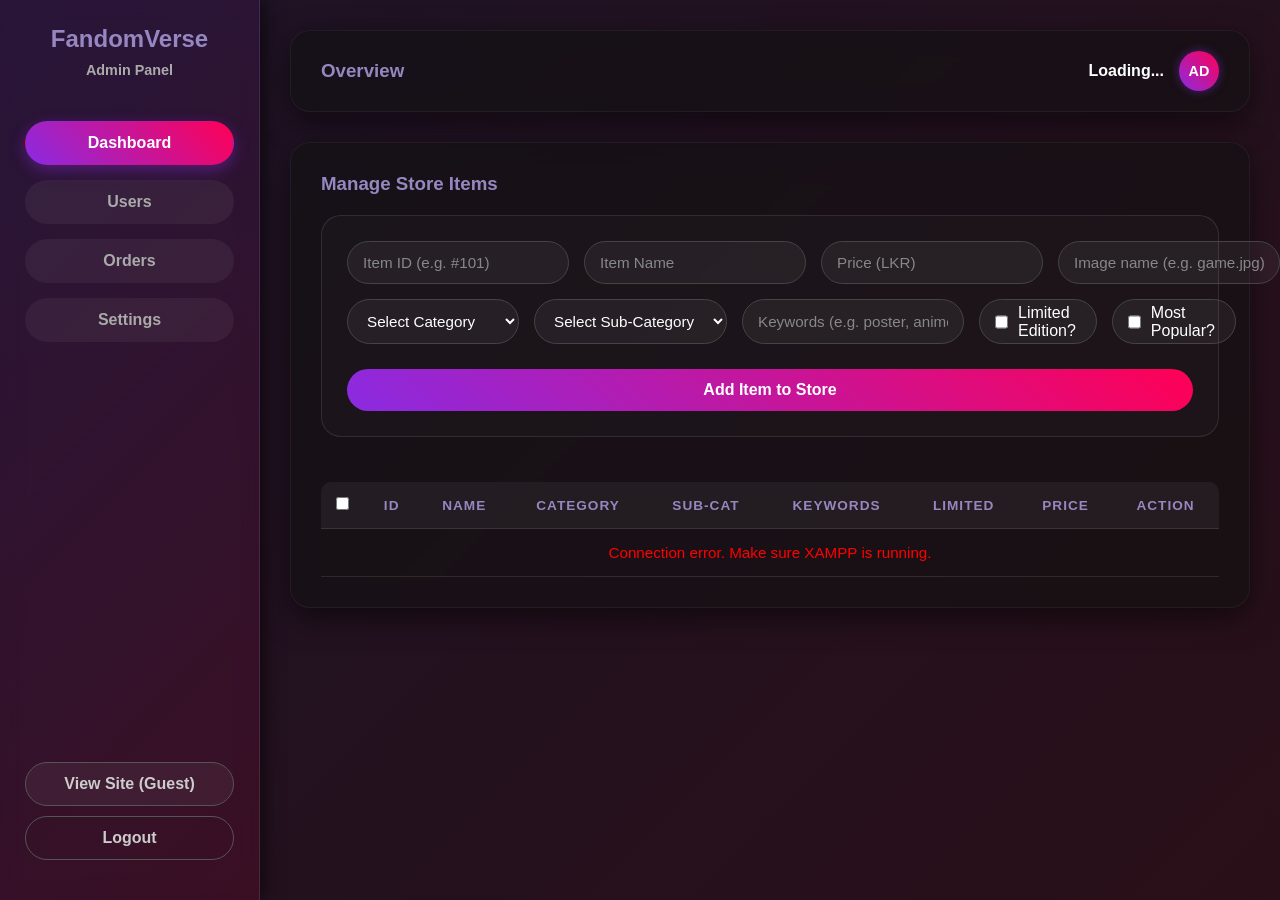
<file: admin_dashboard.html>
<!DOCTYPE html>
<html lang="en">

<head>
    <meta charset="UTF-8">
    <meta name="viewport" content="width=device-width, initial-scale=1.0">
    <title>Admin Dashboard</title>
    <link rel="stylesheet" href="CSS/admin_dashboard.css">
</head>

<body>

    <div class="sidebar">
        <h2>FandomVerse<br><span>Admin Panel</span></h2>

        <a href="#" class="sidebar-link active" data-target="sectionDashboard">Dashboard</a>
        <a href="#" class="sidebar-link" data-target="sectionUsers">Users</a>
        <a href="#" class="sidebar-link" data-target="sectionOrders">Orders</a>
        <a href="#" class="sidebar-link" data-target="sectionSettings">Settings</a>

        <a href="index.html" class="guest-site-btn" target="_blank"
            style="margin-top: auto; margin-bottom: 10px; background: rgba(255, 255, 255, 0.05); color: #ccc; border: 1px solid #555;">View
            Site (Guest)</a>
        <a href="login.html" class="logout-btn" style="margin-top: 0;">Logout</a>
    </div>

    <div class="main-content">

        <div class="header">
            <h3>Overview</h3>
            <div class="user-info">
                <span id="displayAdminName">Loading...</span>
                <div class="admin-avatar">AD</div>
            </div>
        </div>

        <div class="manage-items-container content-section" id="sectionDashboard">
            <h3>Manage Store Items</h3>

            <div class="add-item-form">
                <div class="form-row">
                    <input type="text" id="itemId" placeholder="Item ID (e.g. #101)">
                    <input type="text" id="itemName" placeholder="Item Name">
                    <input type="text" id="itemPrice" placeholder="Price (LKR)">
                    <input type="text" id="itemImage" placeholder="Image name (e.g. game.jpg)">
                </div>

                <div class="form-row">
                    <select id="itemCategory">
                        <option value="" disabled selected>Select Category</option>
                        <option value="Anime">Anime</option>
                        <option value="Games">Games</option>
                        <option value="Cartoons">Cartoons</option>
                        <option value="Movies/TV Series">Movies/TV Series</option>
                    </select>

                    <select id="itemSubCategory">
                        <option value="" disabled selected>Select Sub-Category</option>
                        <option value="Posters">Posters</option>
                        <option value="Merchs">Merchs</option>
                        <option value="Figures">Figures</option>
                    </select>

                    <input type="text" id="itemKeywords" placeholder="Keywords (e.g. poster, anime)" style="flex: 1;">

                    <div class="checkbox-wrapper">
                        <input type="checkbox" id="itemLimited">
                        <label for="itemLimited">Limited Edition?</label>
                    </div>
                    <div class="checkbox-wrapper">
                        <input type="checkbox" id="itemPopular">
                        <label for="itemPopular">Most Popular?</label>
                    </div>
                </div>

                <input type="hidden" id="editIndexInput" value="-1">
                <button id="addItemBtn">Add Item to Store</button>
            </div>

            <div style="display: flex; justify-content: flex-end; margin-bottom: 15px;">
                <button id="bulkDeleteBtn" style="display: none; background: #FF0055; padding: 10px 20px; border-radius: 6px; color: white; border: none; font-weight: bold; cursor: pointer; transition: 0.3s; box-shadow: 0 4px 15px rgba(255, 0, 85, 0.4);">Bulk Delete Selected</button>
            </div>
            <table>
                <thead>
                    <tr>
                        <th style="width: 40px;"><input type="checkbox" id="selectAllItems"></th>
                        <th>ID</th>
                        <th>Name</th>
                        <th>Category</th>
                        <th>Sub-Cat</th>
                        <th>Keywords</th>
                        <th>Limited</th>
                        <th>Price</th>
                        <th>Action</th>
                    </tr>
                </thead>
                <tbody id="itemsTableBody">
                    <tr>
                        <td>#885</td>
                        <td>Arcane Jinx Poster</td>
                        <td>Posters</td>
                        <td>Arcane</td>
                        <td><small style="color:var(--text-muted);">poster, arcane</small></td>
                        <td><span class="badge-no">No</span></td>
                        <td>LKR 25.00</td>
                        <td><button class="remove-btn">Remove</button></td>
                    </tr>
                </tbody>
            </table>
        </div>

        <div class="manage-items-container content-section" id="sectionUsers" style="display: none;">
            <h3>Manage Users</h3>

            <table>
                <thead>
                    <tr>
                        <th>ID</th>
                        <th>Name</th>
                        <th>Username</th>
                        <th>Email</th>
                        <th>Role</th>
                        <th>Action</th>
                    </tr>
                </thead>
                <tbody id="usersTableBody">
                    
                </tbody>
            </table>
        </div>

        <div class="manage-items-container content-section" id="sectionOrders" style="display: none;">
            <h3>Manage Orders</h3>
            <p>Order management coming soon...</p>
        </div>

        <div class="manage-items-container content-section" id="sectionSettings" style="display: none;">
            <h3>Settings</h3>
            <p>Admin settings coming soon...</p>
        </div>

    </div>

    <script src="js/dashboard_logic.js"></script>
</body>

</html>
</file>
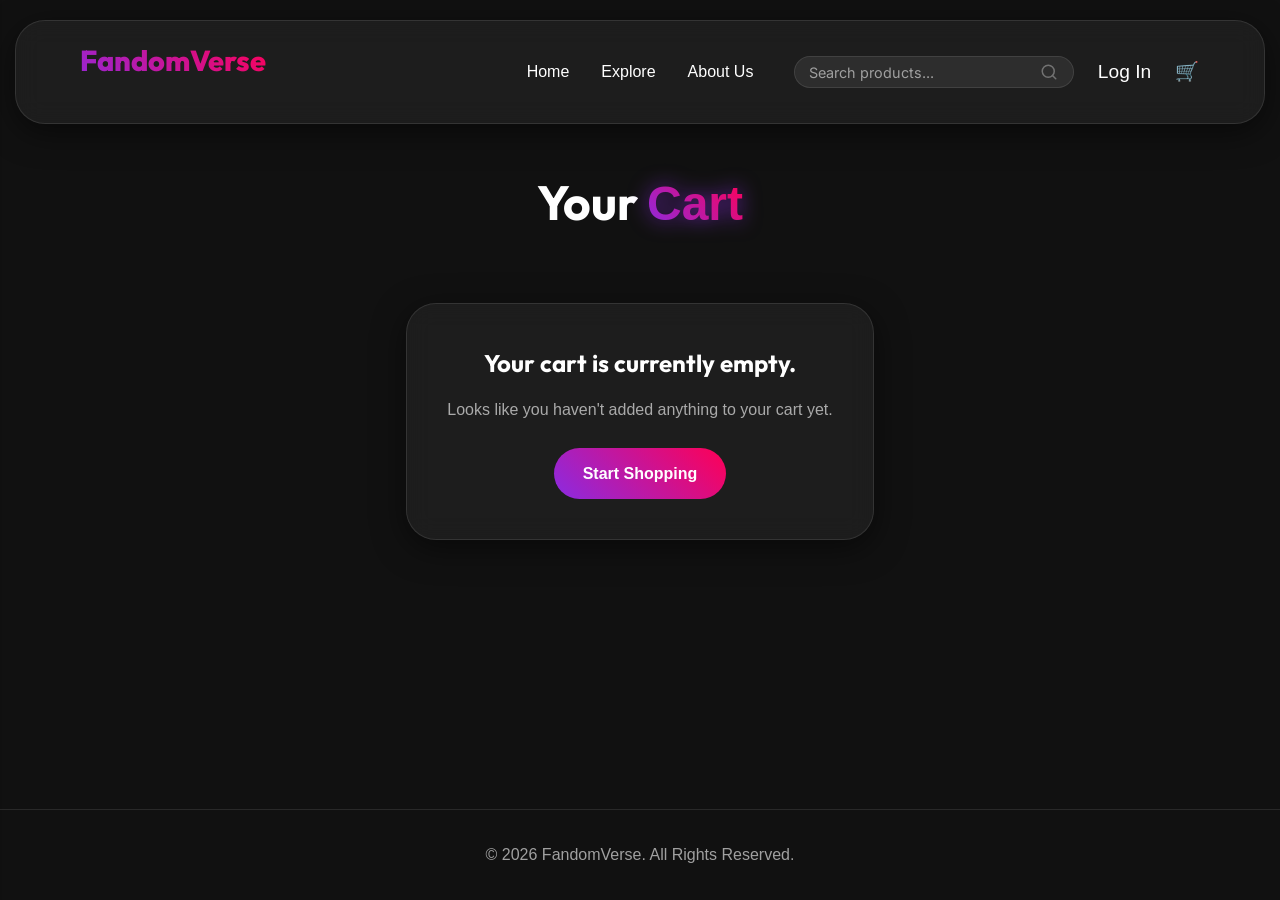
<file: cart.html>
<!DOCTYPE html>
<html lang="en">

<head>
    <meta charset="UTF-8">
    <meta name="viewport" content="width=device-width, initial-scale=1.0">
    <title>Your Cart | FandomVerse</title>
    <link rel="stylesheet" href="CSS/style.css">
    <link rel="stylesheet" href="CSS/explorestyle.css">
</head>

<body>
    <header class="glass">
        <a href="index.html" class="logo">FandomVerse</a>
        <ul class="nav-links">
            <li><a href="index.html">Home</a></li>
            <li><a href="Explore.html">Explore</a></li>
            <li><a href="about.html">About Us</a></li>
        </ul>
        <div class="nav-icons">
            <span id="nav-auth-link"><a href="login.html">Log In</a></span>
            <a href="cart.html" style="position:relative;" class="active">
                🛒 <span id="cart-count" style="display:none;">0</span>
            </a>
        </div>
    </header>

    <main class="container" style="flex: 1; padding: 40px 20px;">
        <h1 style="text-align: center; margin-bottom: 40px; font-size: 3rem;">Your <span class="highlight">Cart</span>
        </h1>

        <div style="display: flex; gap: 40px; flex-wrap: wrap; align-items: flex-start;">

            
            <div id="cart-items-wrapper" style="flex: 2; min-width: 300px;">
                <div id="empty-cart-message" style="text-align: center; padding: 40px;" class="glass">
                    <h2>Your cart is currently empty.</h2>
                    <p style="color: #aaa; margin-top: 15px;">Looks like you haven't added anything to your cart yet.
                    </p>
                    <a href="Explore.html" class="btn btn-primary" style="margin-top: 25px;">Start Shopping</a>
                </div>

                <div id="cart-items-container">
                </div>
            </div>

            <div id="order-summary" class="glass"
                style="flex: 1; min-width: 300px; padding: 25px; position: sticky; top: 100px;">
                <h2 style="margin-bottom: 20px; border-bottom: 1px solid rgba(255,255,255,0.1); padding-bottom: 10px;">
                    Order Summary</h2>

                <div style="display: flex; justify-content: space-between; margin-bottom: 15px;">
                    <span style="color: #aaa;">Subtotal</span>
                    <span id="cart-subtotal" style="font-weight: bold;">LKR 0.00</span>
                </div>

                <div style="display: flex; justify-content: space-between; margin-bottom: 15px;">
                    <span style="color: #aaa;">Estimated Shipping</span>
                    <span id="cart-shipping" style="font-weight: bold;">LKR 0.00</span>
                </div>

                <div
                    style="display: flex; justify-content: space-between; margin-top: 20px; padding-top: 20px; border-top: 1px solid rgba(255,255,255,0.1); font-size: 1.2rem;">
                    <strong>Total</strong>
                    <strong id="cart-total" style="color: #6a5cff;">LKR 0.00</strong>
                </div>

                <button onclick="window.location.href='checkout.html'" class="btn btn-primary"
                    style="width: 100%; margin-top: 30px; font-size: 1.1rem; padding: 15px;">
                    Proceed to Checkout
                </button>
            </div>

        </div>
    </main>

    <footer style="margin-top: auto;">
        <p>&copy; 2026 FandomVerse. All Rights Reserved.</p>
    </footer>

    <script src="js/script.js"></script>
    <script src="js/cart.js"></script>
</body>

</html>
</file>
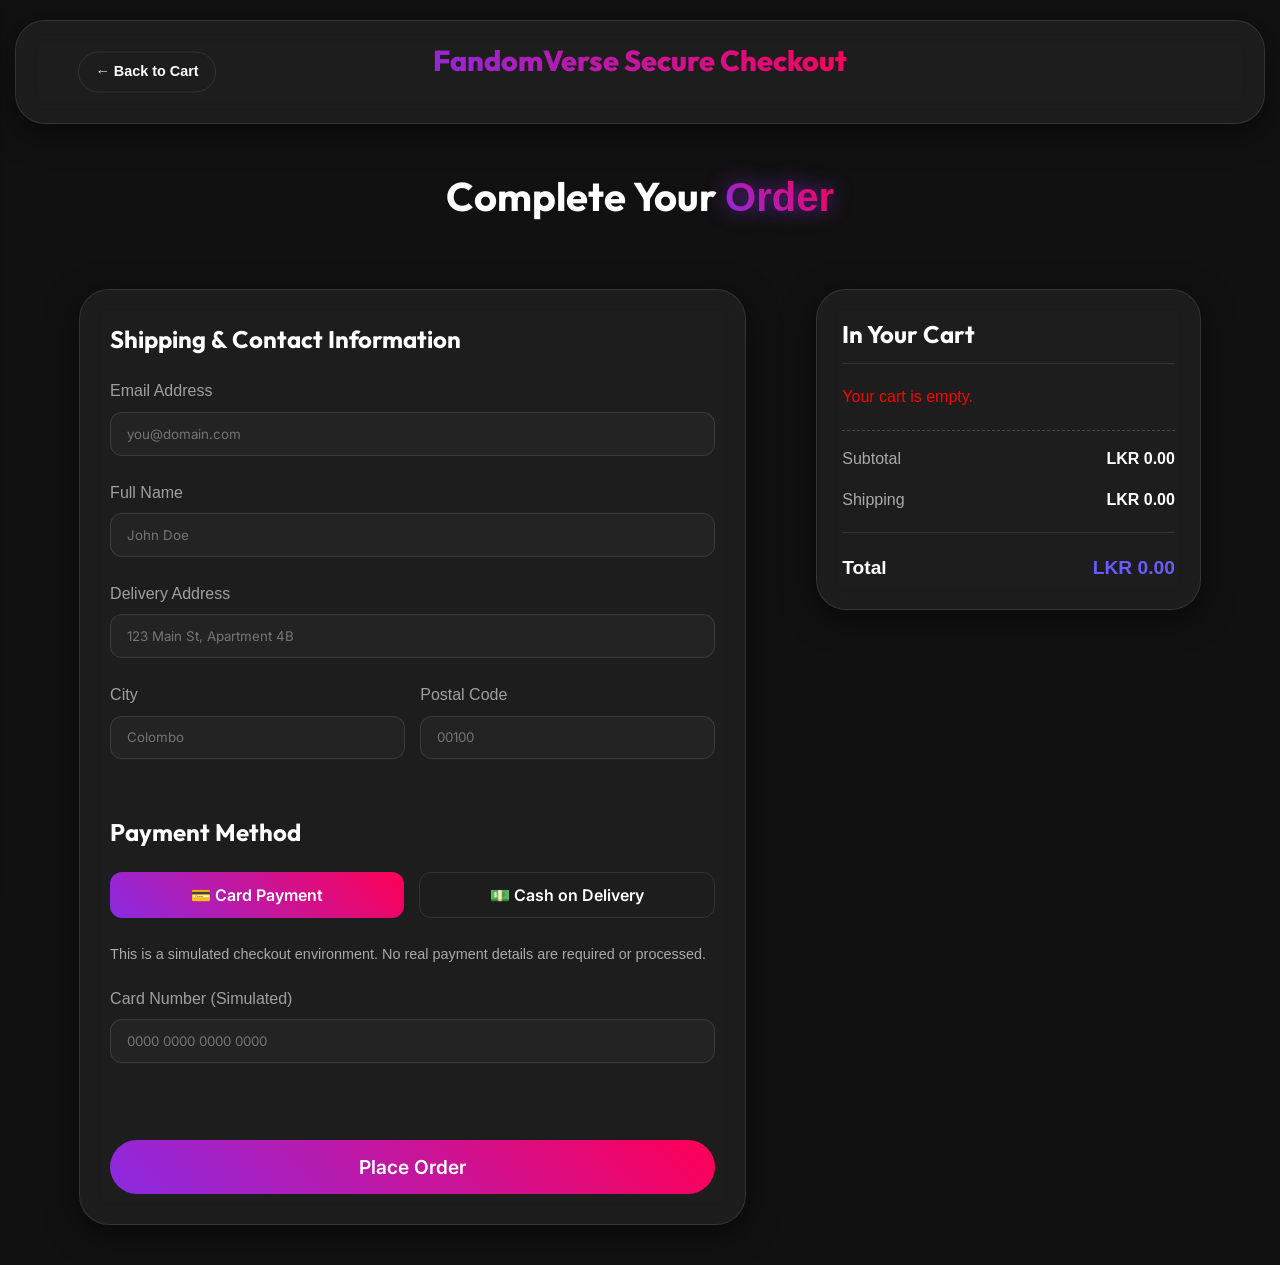
<file: checkout.html>
<!DOCTYPE html>
<html lang="en">

<head>
    <meta charset="UTF-8">
    <meta name="viewport" content="width=device-width, initial-scale=1.0">
    <title>Checkout | FandomVerse</title>
    <link rel="stylesheet" href="CSS/style.css">
    <link rel="stylesheet" href="CSS/explorestyle.css">
</head>

<body>
    <header class="glass" style="margin-bottom: 0; padding-left: 5%; position: relative;">
        <div style="position: absolute; left: 5%; top: 50%; transform: translateY(-50%);">
            <a href="cart.html" class="btn btn-outline" style="font-size: 0.9rem; padding: 0.5rem 1rem;">← Back to
                Cart</a>
        </div>
        <a href="index.html" class="logo" style="margin: 0 auto;">FandomVerse Secure Checkout</a>
    </header>

    <main class="container" style="flex: 1; padding: 40px 20px;">
        <h1 style="text-align: center; margin-bottom: 40px; font-size: 2.5rem;">Complete Your <span
                class="highlight">Order</span></h1>

        <div style="display: flex; gap: 40px; flex-wrap: wrap; align-items: flex-start;">

            
            <div style="flex: 2; min-width: 300px;" class="glass">
                <form id="checkout-form" style="padding: 30px;">
                    <h2 style="margin-bottom: 20px;">Shipping & Contact Information</h2>

                    <div class="form-group">
                        <label for="checkout-email">Email Address</label>
                        <input type="email" id="checkout-email" class="form-control" required
                            placeholder="you@domain.com">
                    </div>

                    <div class="form-group" style="margin-top: 15px;">
                        <label for="checkout-name">Full Name</label>
                        <input type="text" id="checkout-name" class="form-control" required placeholder="John Doe">
                    </div>

                    <div class="form-group" style="margin-top: 15px;">
                        <label for="checkout-address">Delivery Address</label>
                        <input type="text" id="checkout-address" class="form-control" required
                            placeholder="123 Main St, Apartment 4B">
                    </div>

                    <div style="display: flex; gap: 15px; margin-top: 15px;">
                        <div class="form-group" style="flex: 1;">
                            <label for="checkout-city">City</label>
                            <input type="text" id="checkout-city" class="form-control" required placeholder="Colombo">
                        </div>
                        <div class="form-group" style="flex: 1;">
                            <label for="checkout-zip">Postal Code</label>
                            <input type="text" id="checkout-zip" class="form-control" required placeholder="00100">
                        </div>
                    </div>

                    <h2 style="margin-top: 30px; margin-bottom: 20px;">Payment Method</h2>
                    <div class="payment-tabs" style="display: flex; gap: 15px; margin-bottom: 25px;">
                        <button type="button" id="tab-card" class="btn btn-primary" style="flex: 1; padding: 12px; font-size: 1rem; border-radius: var(--border-radius); border: none;">💳 Card Payment</button>
                        <button type="button" id="tab-cod" class="btn btn-outline" style="flex: 1; padding: 12px; font-size: 1rem; border-radius: var(--border-radius);">💵 Cash on Delivery</button>
                    </div>

                    <div class="payment-sections-wrapper" style="display: grid; grid-template-columns: 1fr; grid-template-rows: 1fr;">
                        <div id="payment-card-section" style="grid-area: 1 / 1; transition: opacity 0.3s ease, visibility 0.3s ease; opacity: 1; visibility: visible; z-index: 1;">
                            <p style="color: #aaa; margin-bottom: 20px; font-size: 0.9rem;">
                                This is a simulated checkout environment. No real payment details are required or processed.
                            </p>
                            <div class="form-group">
                                <label for="checkout-card">Card Number (Simulated)</label>
                                <input type="text" id="checkout-card" class="form-control" required
                                    placeholder="0000 0000 0000 0000" pattern="\d{16}" title="16 digits required">
                            </div>
                        </div>

                        <div id="payment-cod-section" style="grid-area: 1 / 1; transition: opacity 0.3s ease, visibility 0.3s ease; opacity: 0; visibility: hidden; z-index: 0;">
                            <p style="color: #aaa; margin-bottom: 20px; font-size: 0.9rem;">
                                You will pay with cash when the order is delivered to your address. A delivery representative will contact you.
                            </p>
                            <div class="form-group">
                                <label>Delivery Payment Mode</label>
                                <input type="text" class="form-control" readonly value="Cash Payment at Doorstep" style="opacity: 0.8; cursor: not-allowed; background: rgba(255,255,255,0.05);">
                            </div>
                        </div>
                    </div>

                    <button type="submit" id="place-order-btn" class="btn btn-primary"
                        style="width: 100%; margin-top: 30px; font-size: 1.2rem; padding: 15px;">
                        Place Order
                    </button>
                </form>
            </div>

            
            <div class="glass" style="flex: 1; min-width: 300px; padding: 25px; position: sticky; top: 100px;">
                <h2 style="margin-bottom: 20px; border-bottom: 1px solid rgba(255,255,255,0.1); padding-bottom: 10px;">
                    In Your Cart</h2>

                <div id="checkout-items" style="margin-bottom: 20px;">
                    
                </div>

                <div
                    style="display: flex; justify-content: space-between; margin-bottom: 15px; border-top: 1px dashed rgba(255,255,255,0.2); padding-top: 15px;">
                    <span style="color: #aaa;">Subtotal</span>
                    <span id="checkout-subtotal" style="font-weight: bold;">LKR 0.00</span>
                </div>

                <div style="display: flex; justify-content: space-between; margin-bottom: 15px;">
                    <span style="color: #aaa;">Shipping</span>
                    <span id="checkout-shipping" style="font-weight: bold;">LKR 0.00</span>
                </div>

                <div
                    style="display: flex; justify-content: space-between; margin-top: 20px; padding-top: 20px; border-top: 1px solid rgba(255,255,255,0.1); font-size: 1.2rem;">
                    <strong>Total</strong>
                    <strong id="checkout-total" style="color: #6a5cff;">LKR 0.00</strong>
                </div>
            </div>

        </div>
    </main>

    <script src="js/script.js"></script>
    <script src="js/checkout.js"></script>
</body>

</html>
</file>
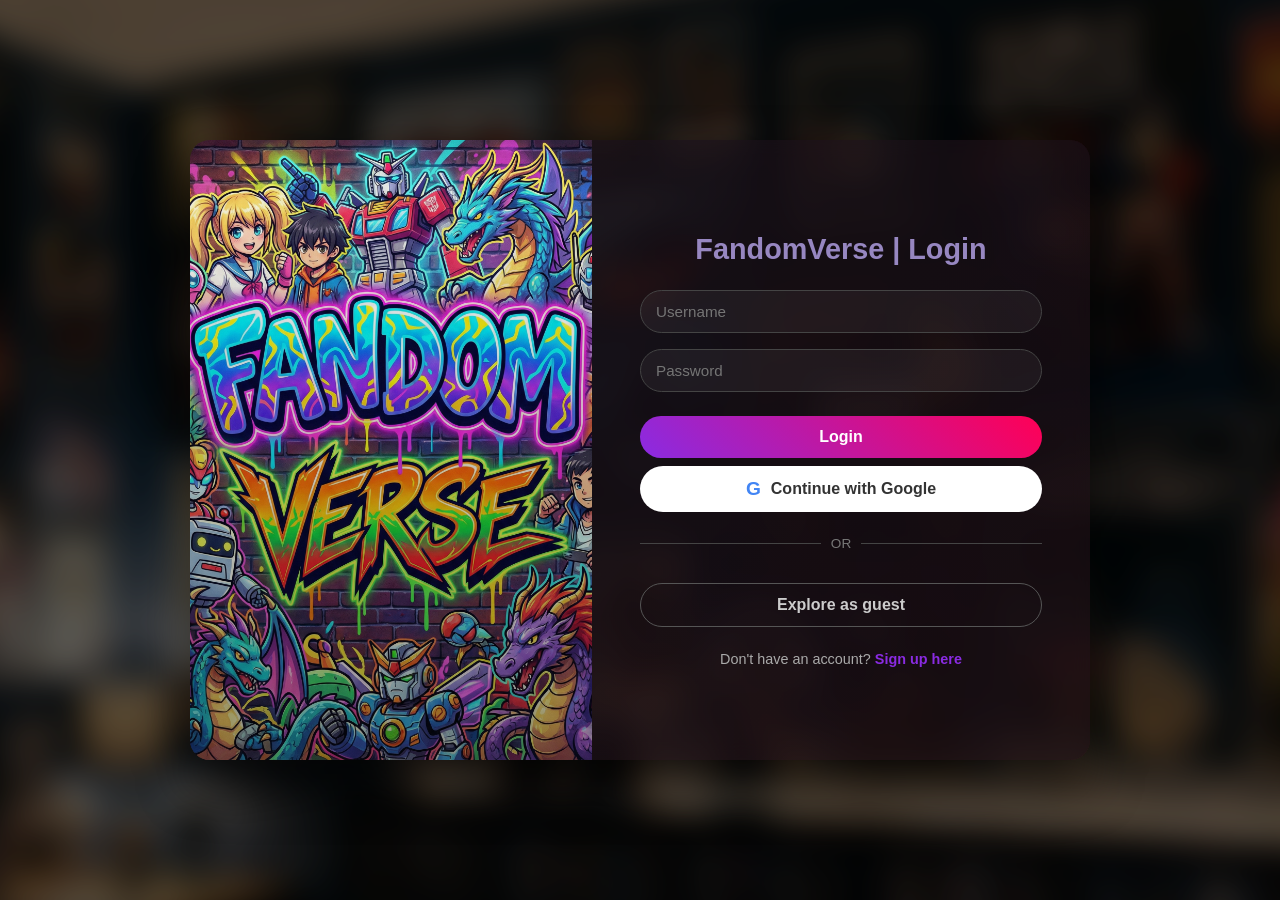
<file: login.html>
<!DOCTYPE html>
<html lang="en">
<head>
    <meta charset="UTF-8">
    <meta name="viewport" content="width=device-width, initial-scale=1.0">
    <title>FandomVerse | Login & Signup</title>
    <link rel="stylesheet" href="CSS/loginstyle.css">
</head>

<body>

    <img src="RSC/IMGS/posters.png" alt="Background" class="bg-static-image">

    <div class="overlay"></div>

    <div class="main-login-wrapper">
        
        <div class="left-side-slider">
            <img src="RSC/IMGS/login_anime.png" class="side-slide active" alt="Slide 1">
            <img src="RSC/IMGS/login_movies.png" class="side-slide" alt="Slide 2">
            <img src="RSC/IMGS/login_games.png" class="side-slide" alt="Slide 3">
            <div class="slider-overlay"></div>
        </div>

        <div class="right-side-form">
            
            <div id="loginContainer">
                <h1>FandomVerse | Login</h1>
                <form id="loginForm">
                    <div class="input-group">
                        <input type="text" id="loginUsername" placeholder="Username" required>
                    </div>

                    <div class="input-group">
                        <input type="password" id="loginPassword" placeholder="Password" required>
                    </div>

                    <button type="button" id="loginBtn">Login</button>
                    <button type="button" id="googleBtn" class="social-btn">Continue with Google</button>

                    <div class="divider">
                        <span>OR</span>
                    </div>

                    <button type="button" id="guestBtn" class="guest-btn">Explore as guest</button>

                    <p class="toggle-text">Don't have an account? <a href="#" id="showSignup">Sign up here</a></p>
                </form>
            </div>

            <div id="signupContainer" style="display: none;">
                <h1>FandomVerse | Signup</h1>
                <form id="signupForm">
                    <div class="input-row">
                        <div class="input-group">
                            <input type="text" id="firstName" placeholder="First Name" required>
                        </div>
                        <div class="input-group">
                            <input type="text" id="lastName" placeholder="Last Name" required>
                        </div>
                    </div>

                    <div class="input-group">
                        <input type="text" id="regUsername" placeholder="Username" required>
                        <small id="usernameError" class="error-msg"></small>
                    </div>

                    <div class="input-group">
                        <input type="email" id="email" placeholder="Email" required>
                        <small id="emailError" class="error-msg"></small>
                    </div>

                    <div class="input-group">
                        <input type="password" id="regPassword" placeholder="Password" required>
                        <small id="passwordError" class="error-msg"></small>
                    </div>

                    <div class="input-group">
                        <input type="password" id="confirmPassword" placeholder="Confirm Password" required>
                        <small id="confirmPasswordError" class="error-msg"></small>
                    </div>

                    <button type="button" id="signupBtn">Create Account</button>

                    <p class="toggle-text">Already have an account? <a href="#" id="showLogin">Log in here</a></p>
                </form>
            </div>

        </div>
    </div>

    <script src="js/loginscript.js"></script>
</body>
</html>
</file>
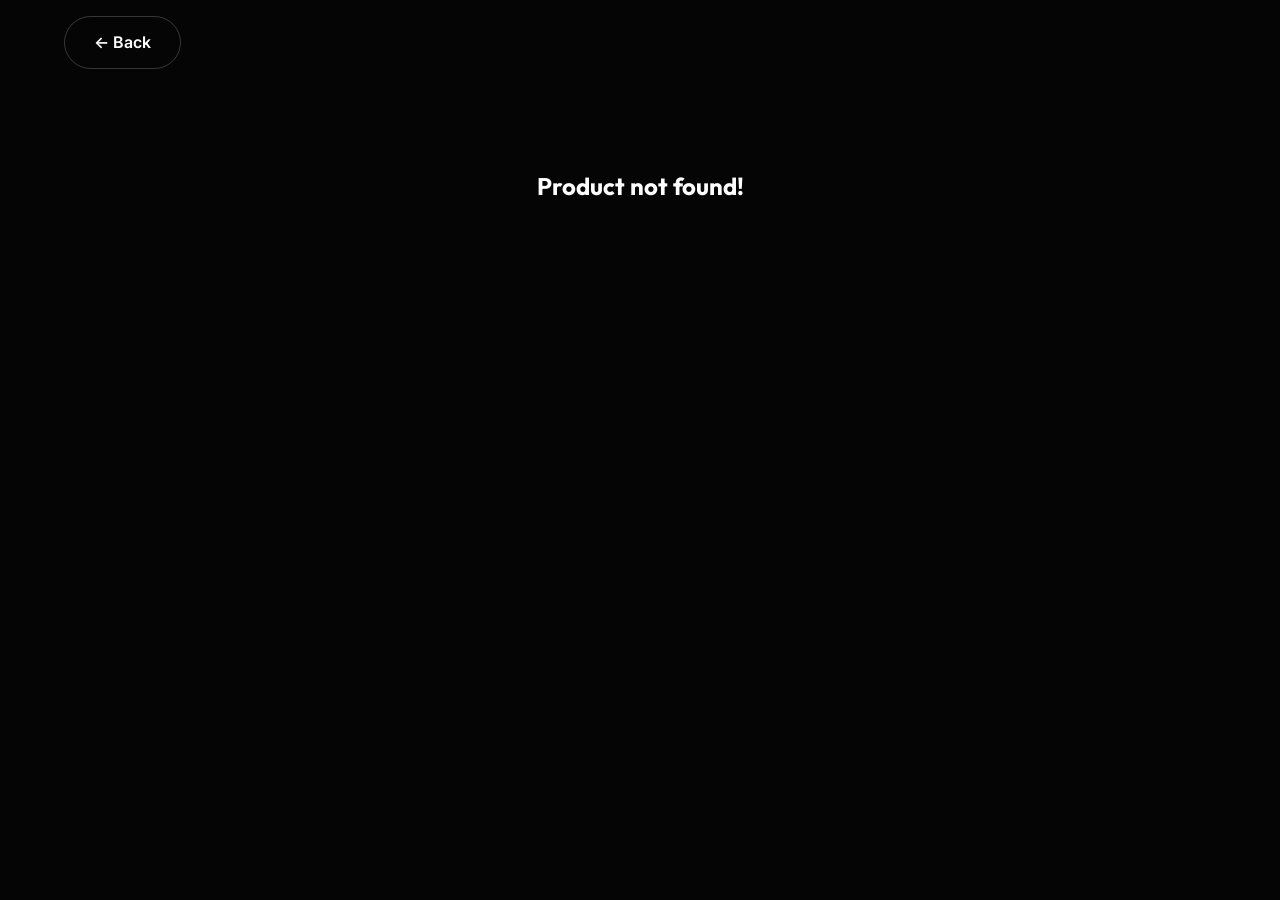
<file: product_detail.html>
<!DOCTYPE html>
<html lang="en">

<head>
    <meta charset="UTF-8">
    <meta name="viewport" content="width=device-width, initial-scale=1.0">
    <title>Product Details</title>
    <link rel="stylesheet" href="CSS/style.css">
</head>

<body style="background-color: var(--bg-color);">

    <nav class="navbar" style="padding: 1rem 5%;">
        <div class="navleft">
            <a href="javascript:history.back()" class="btn btn-outline" style="font-size: 1rem; border-color: rgba(255,255,255,0.2);">←
                Back</a>
        </div>
    </nav>

    <div class="container"
        style="margin-top: 50px; display: flex; flex-wrap: wrap; gap: 30px; align-items: flex-start;">

        <div class="detail-image glass"
            style="flex: 1; min-width: 300px; padding: 20px; display: flex; justify-content: center; align-items: center; background: rgba(255, 255, 255, 0.05);">
            <img id="detailImg" src="" alt="Product Image"
                style="max-width: 100%; max-height: 500px; object-fit: contain; border-radius: 20px; filter: drop-shadow(0 5px 15px rgba(0,0,0,0.5));">
        </div>

        <div class="detail-info glass" style="flex: 1; min-width: 300px; padding: 30px;">
            <h1 id="detailTitle" style="font-size: 3rem; color: #fff;">Loading...</h1>
            <h3 id="detailCategory"
                style="color: var(--primary-color); margin-top: 10px; text-transform: uppercase; letter-spacing: 1px;">
                Category</h3>
            <h2 id="detailPrice" style="color: #fff; font-size: 2.5rem; margin: 20px 0; font-weight: 800;">LKR 0.00</h2>

            <p id="detailDesc" style="line-height: 1.6; color: var(--text-muted);">
                This is a limited edition item from the FandomVerse collection.
                High quality material and authentic design.
            </p>

            <div class="product-options" style="margin-top: 25px;">
                <div class="form-group" style="margin-bottom: 15px;">
                    <label for="productSize"
                        style="color: var(--text-muted); font-weight: bold; display: block; margin-bottom: 5px;">Size /
                        Scale</label>
                    <select id="productSize" class="form-control">
                        <option value="S">Small / 1:12 Scale</option>
                        <option value="M" selected>Medium / 1:8 Scale</option>
                        <option value="L">Large / 1:6 Scale</option>
                        <option value="XL">Extra Large / 1:4 Scale</option>
                    </select>
                </div>

                <div class="form-group" style="margin-bottom: 15px;">
                    <label for="productMaterial"
                        style="color: var(--text-muted); font-weight: bold; display: block; margin-bottom: 5px;">Material
                        /
                        Finish</label>
                    <select id="productMaterial" class="form-control">
                        <option value="Standard" selected>Standard Base / PVC</option>
                        <option value="Premium">Premium Base / Resin</option>
                        <option value="Matte">Matte Finish (Posters)</option>
                        <option value="Glossy">Glossy Finish (Posters)</option>
                    </select>
                </div>

                <div class="form-group" style="margin-bottom: 25px;">
                    <label for="productDelivery"
                        style="color: var(--text-muted); font-weight: bold; display: block; margin-bottom: 5px;">Fulfillment
                        Options</label>
                    <select id="productDelivery" class="form-control">
                        <option value="Standard Delivery" selected>Standard Delivery (3-5 Days)</option>
                        <option value="Express Delivery">Express Delivery (1-2 Days)</option>
                        <option value="Store Pickup">Store Pickup (Available Now)</option>
                    </select>
                </div>
            </div>

            <div style="display: flex; gap: 15px;">
                <button id="addToCartBtn" style="
                    flex: 1;
                    padding: 15px;
                    background: linear-gradient(45deg, #8A2BE2, #FF0055);
                    color: white;
                    border: none;
                    border-radius: 30px;
                    font-size: 1.2rem;
                    font-weight: bold;
                    cursor: pointer;
                    transition: transform 0.2s;
                    box-shadow: 0 4px 15px rgba(138, 43, 226, 0.4);">
                    Add to Cart
                </button>
                <button id="buyNowBtn" style="
                    flex: 1;
                    padding: 15px;
                    background: #333;
                    color: white;
                    border: none;
                    border-radius: 30px;
                    font-size: 1.2rem;
                    font-weight: bold;
                    cursor: pointer;
                    transition: transform 0.2s;
                    box-shadow: 0 4px 15px rgba(0, 0, 0, 0.4);">
                    Buy Now
                </button>
            </div>
        </div>
    </div>

    <script src="js/script.js"></script>
    <script src="js/product_detail.js"></script>
</body>

</html>
</file>
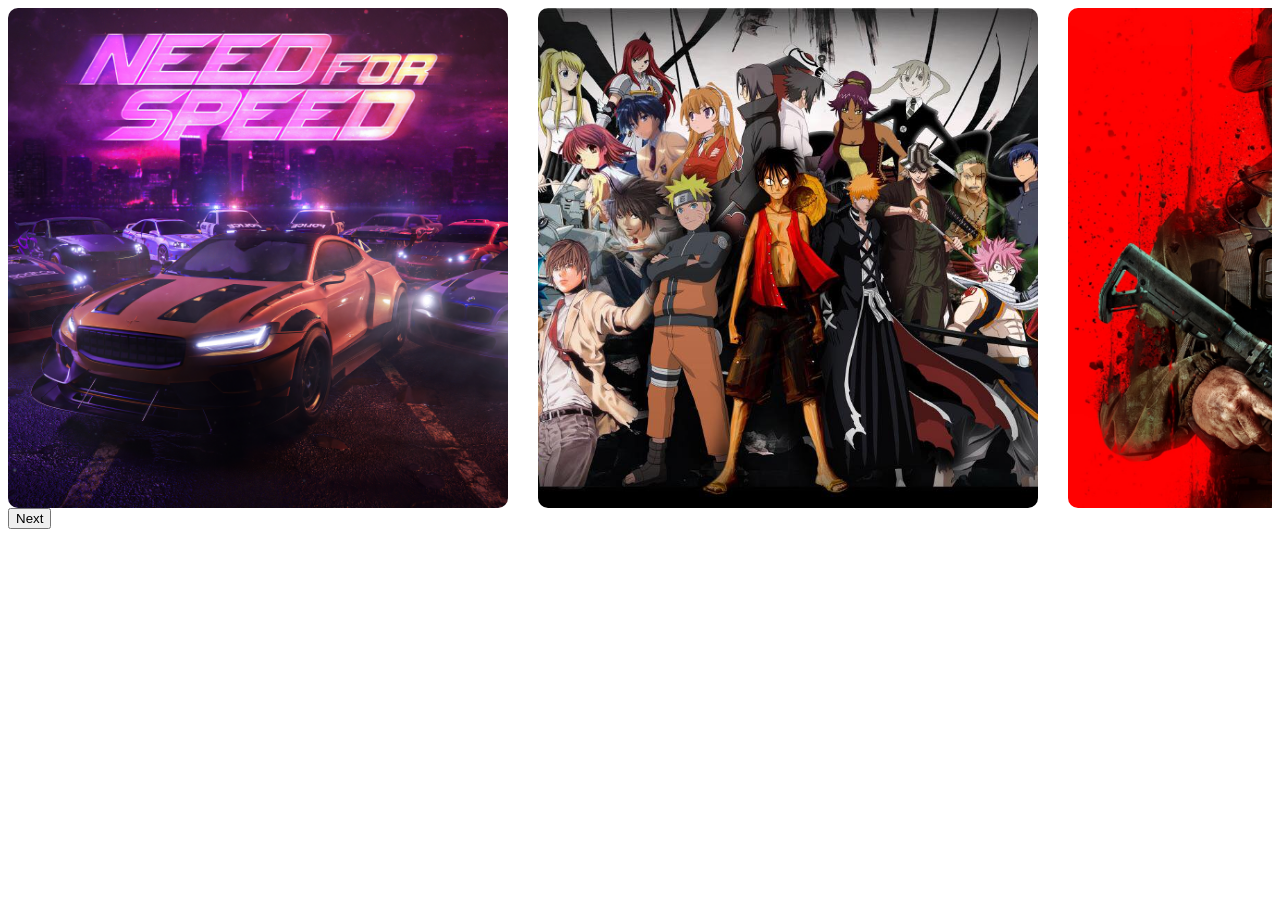
<file: test.html>
<!DOCTYPE html>
<html>
    <head>
        <link rel="stylesheet" href="CSS/test.css">
    </head>
    <body>
        <div class="explore-container">
  <div class="gallery-viewport">
    <div class="image-track" id="imageTrack">
      <img src="RSC/IMGS/nfs.jpg" alt="Fandom 1">
      <img src="RSC/IMGS/ANIME.jpeg" alt="Fandom 2">
      <img src="RSC/IMGS/cptPriceImg.jpg" alt="Fandom 3">
      <img src="RSC/IMGS/Figure.jpg" alt="Fandom 4">
      <img src="RSC/IMGS/GAME.png" alt="Fandom 5">
      <img src="RSC/IMGS/hiyori.jpg" alt="Fandom 6">
      <img src="RSC/IMGS/gekko.jpg" alt="Fandom 7">
      <img src="RSC/IMGS/kakashi.jpg" alt="Fandom 8">
      <img src="RSC/IMGS/SSD.png" alt="Fandom 9">
      <img src="RSC/IMGS/anime_pack.png" alt="Fandom 10">
    </div>
  </div>
  
  <button id="nextBtn">Next</button>
</div>
<script src="js/test.js"></script>
    </body>
</html>
</file>
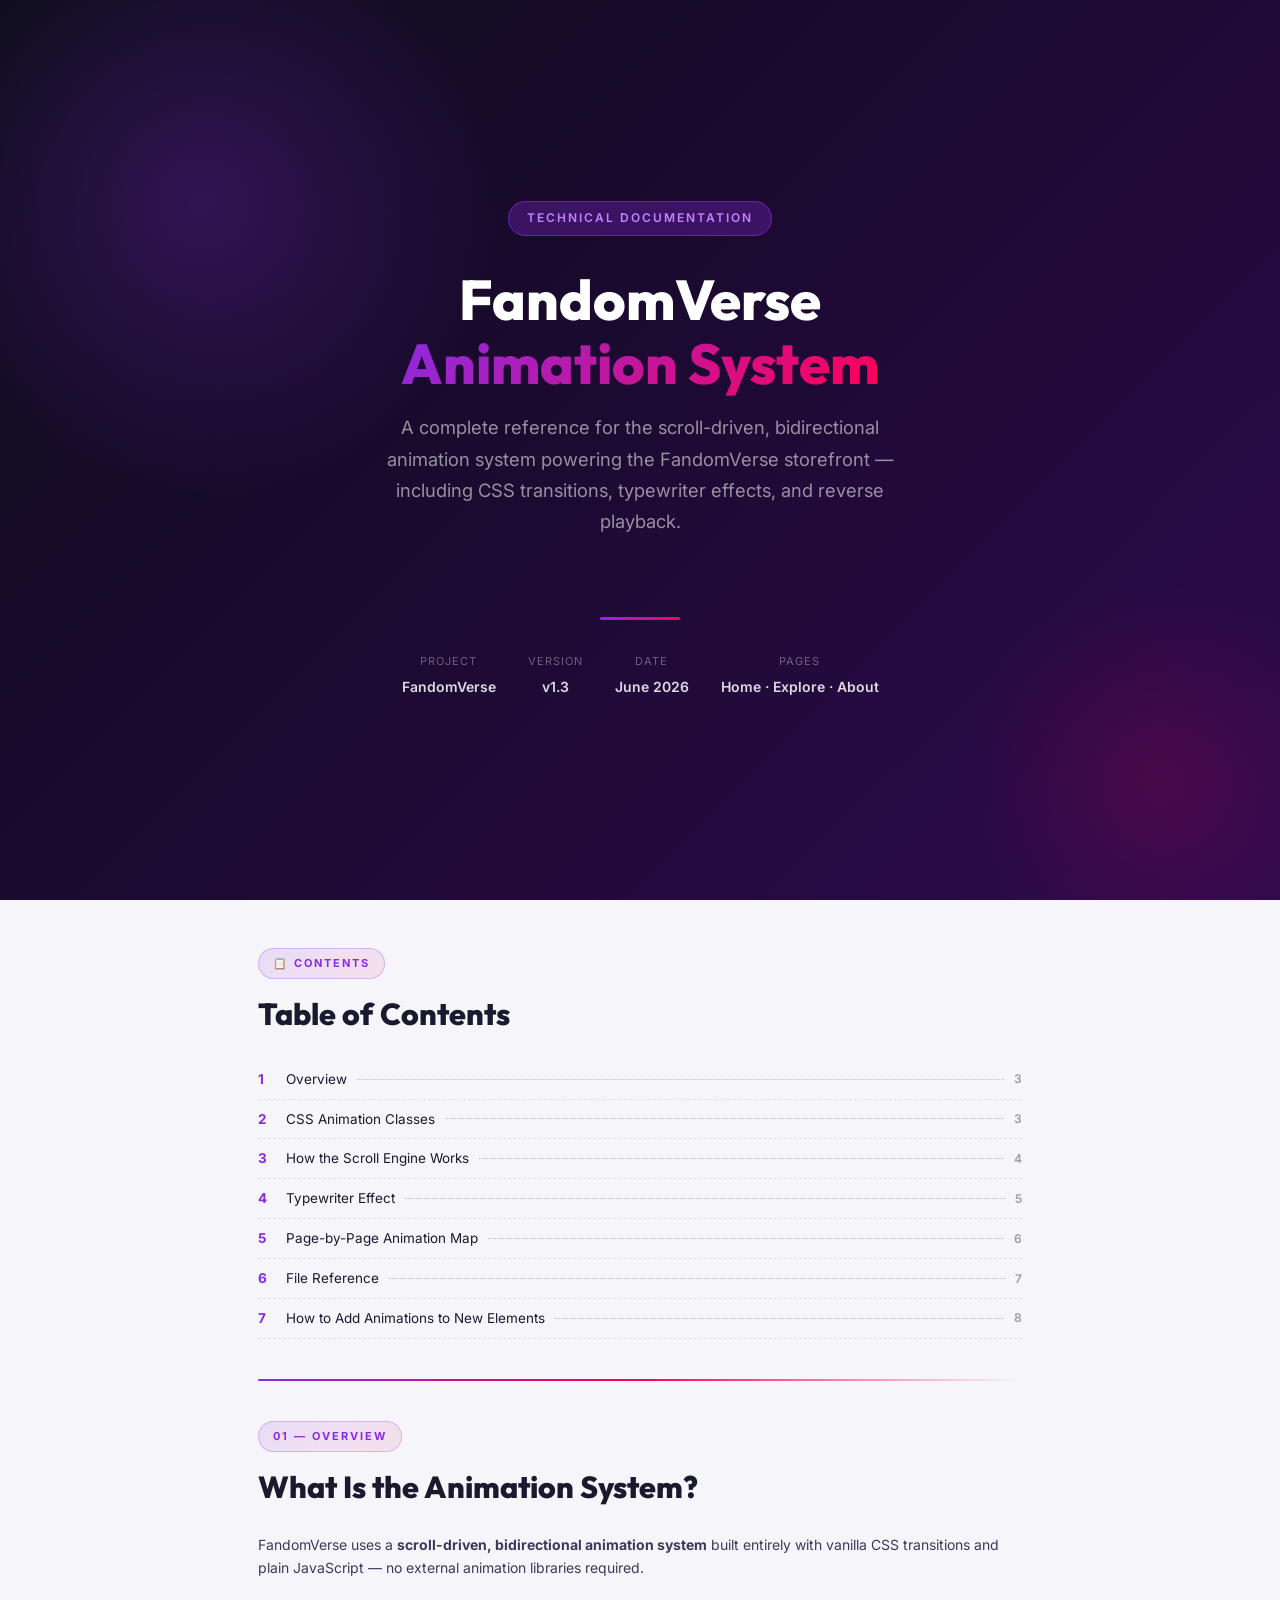
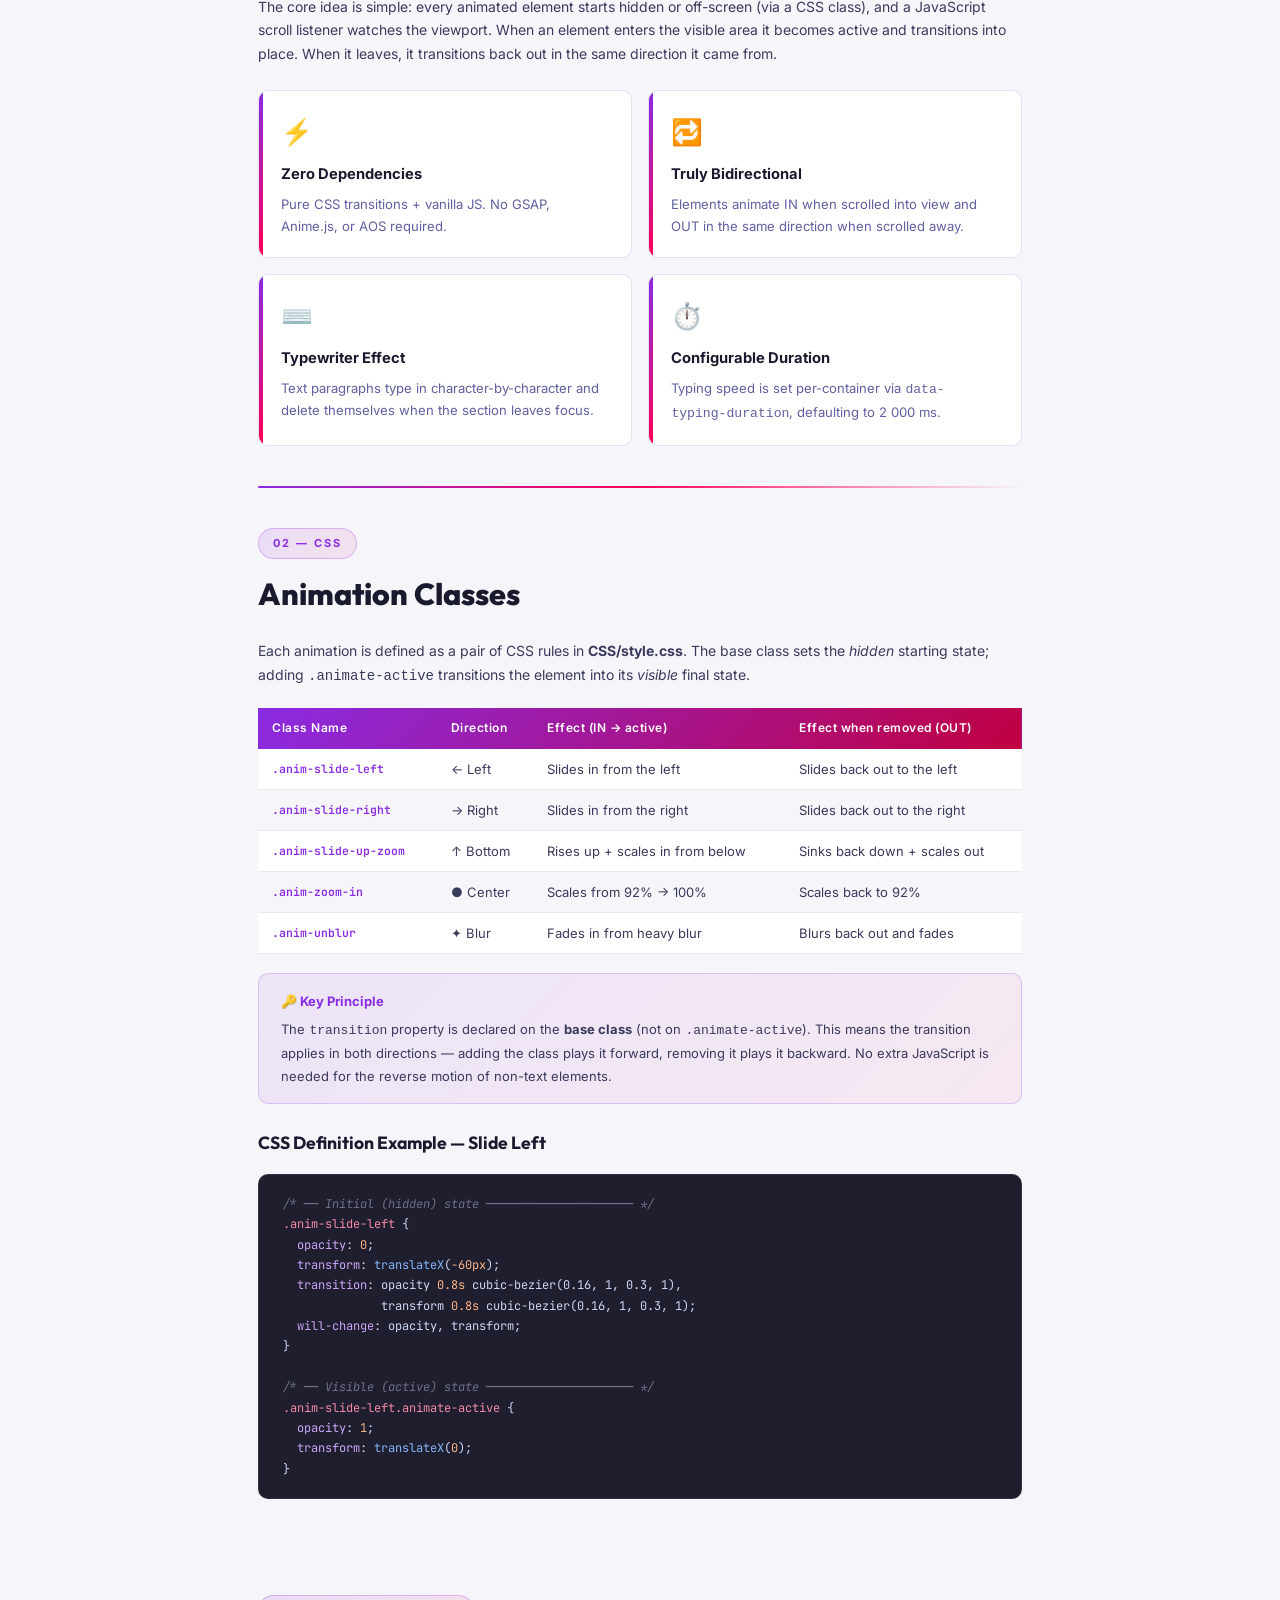
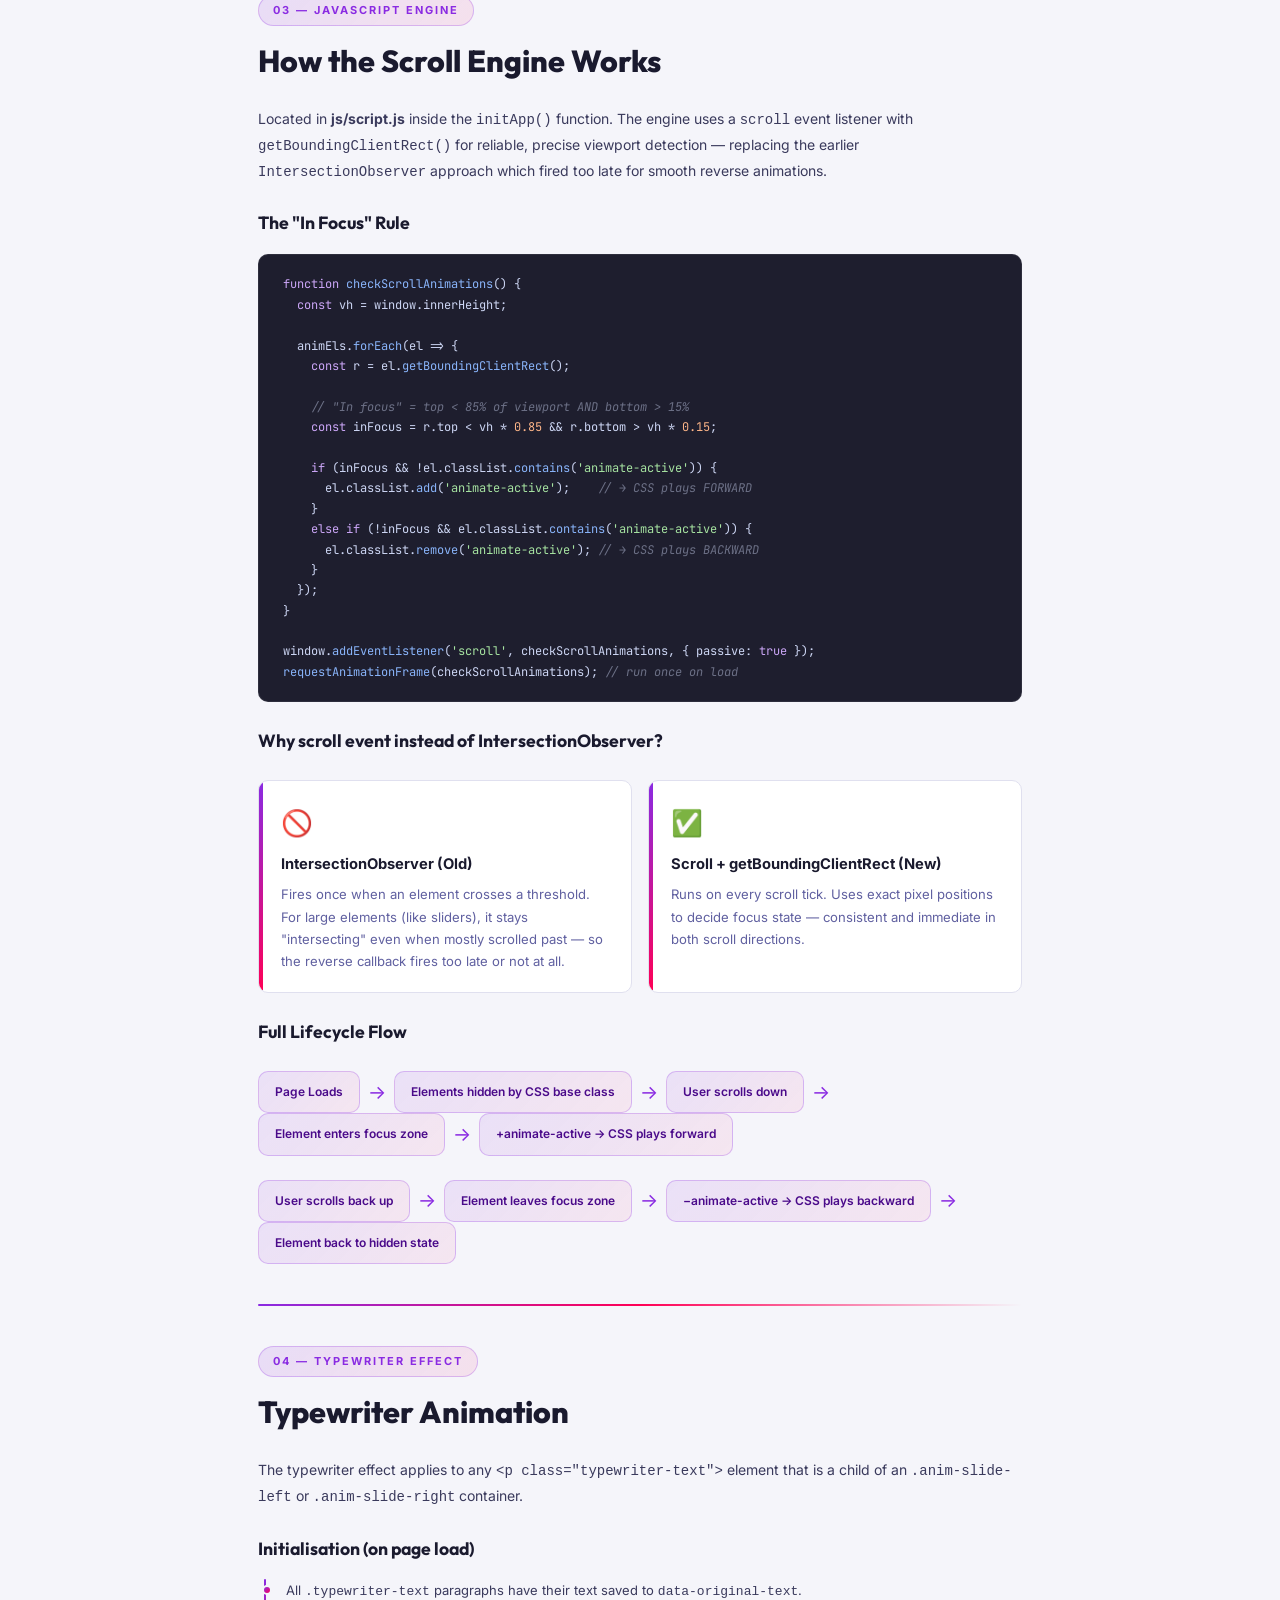
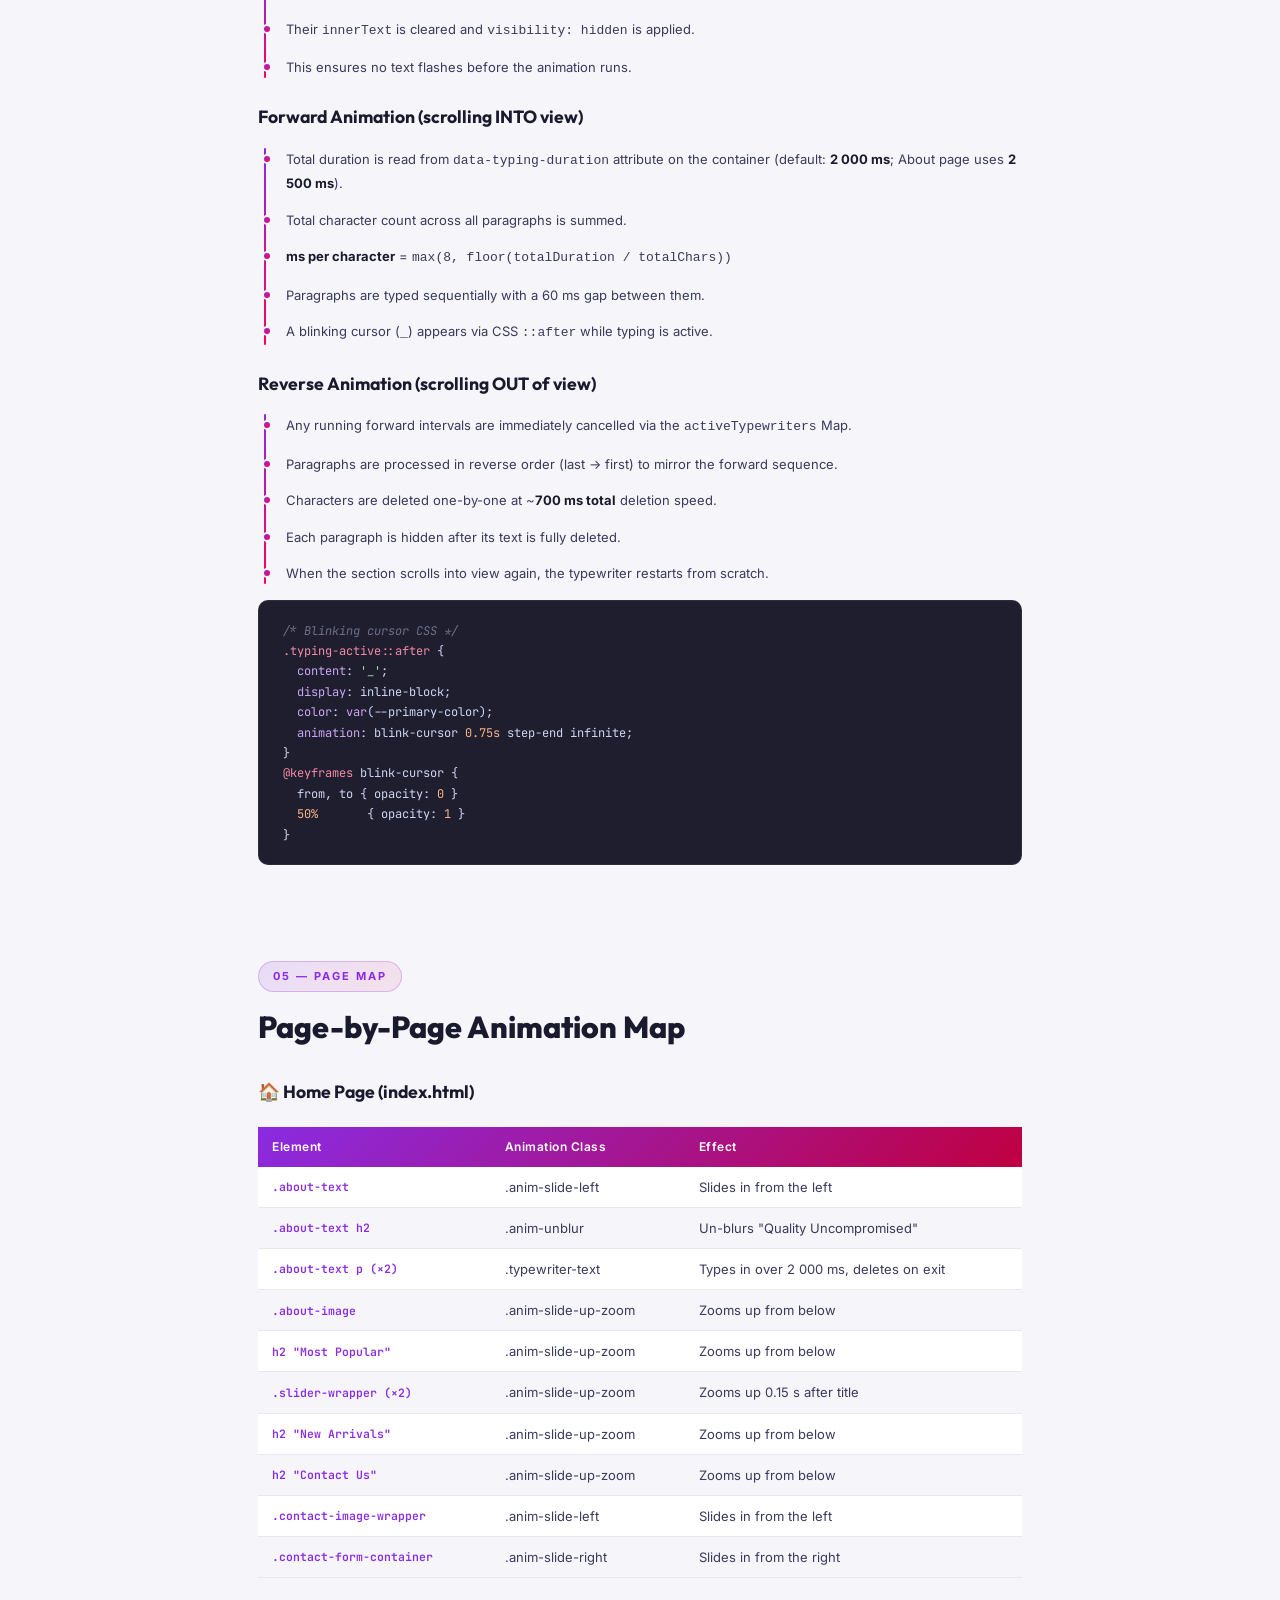
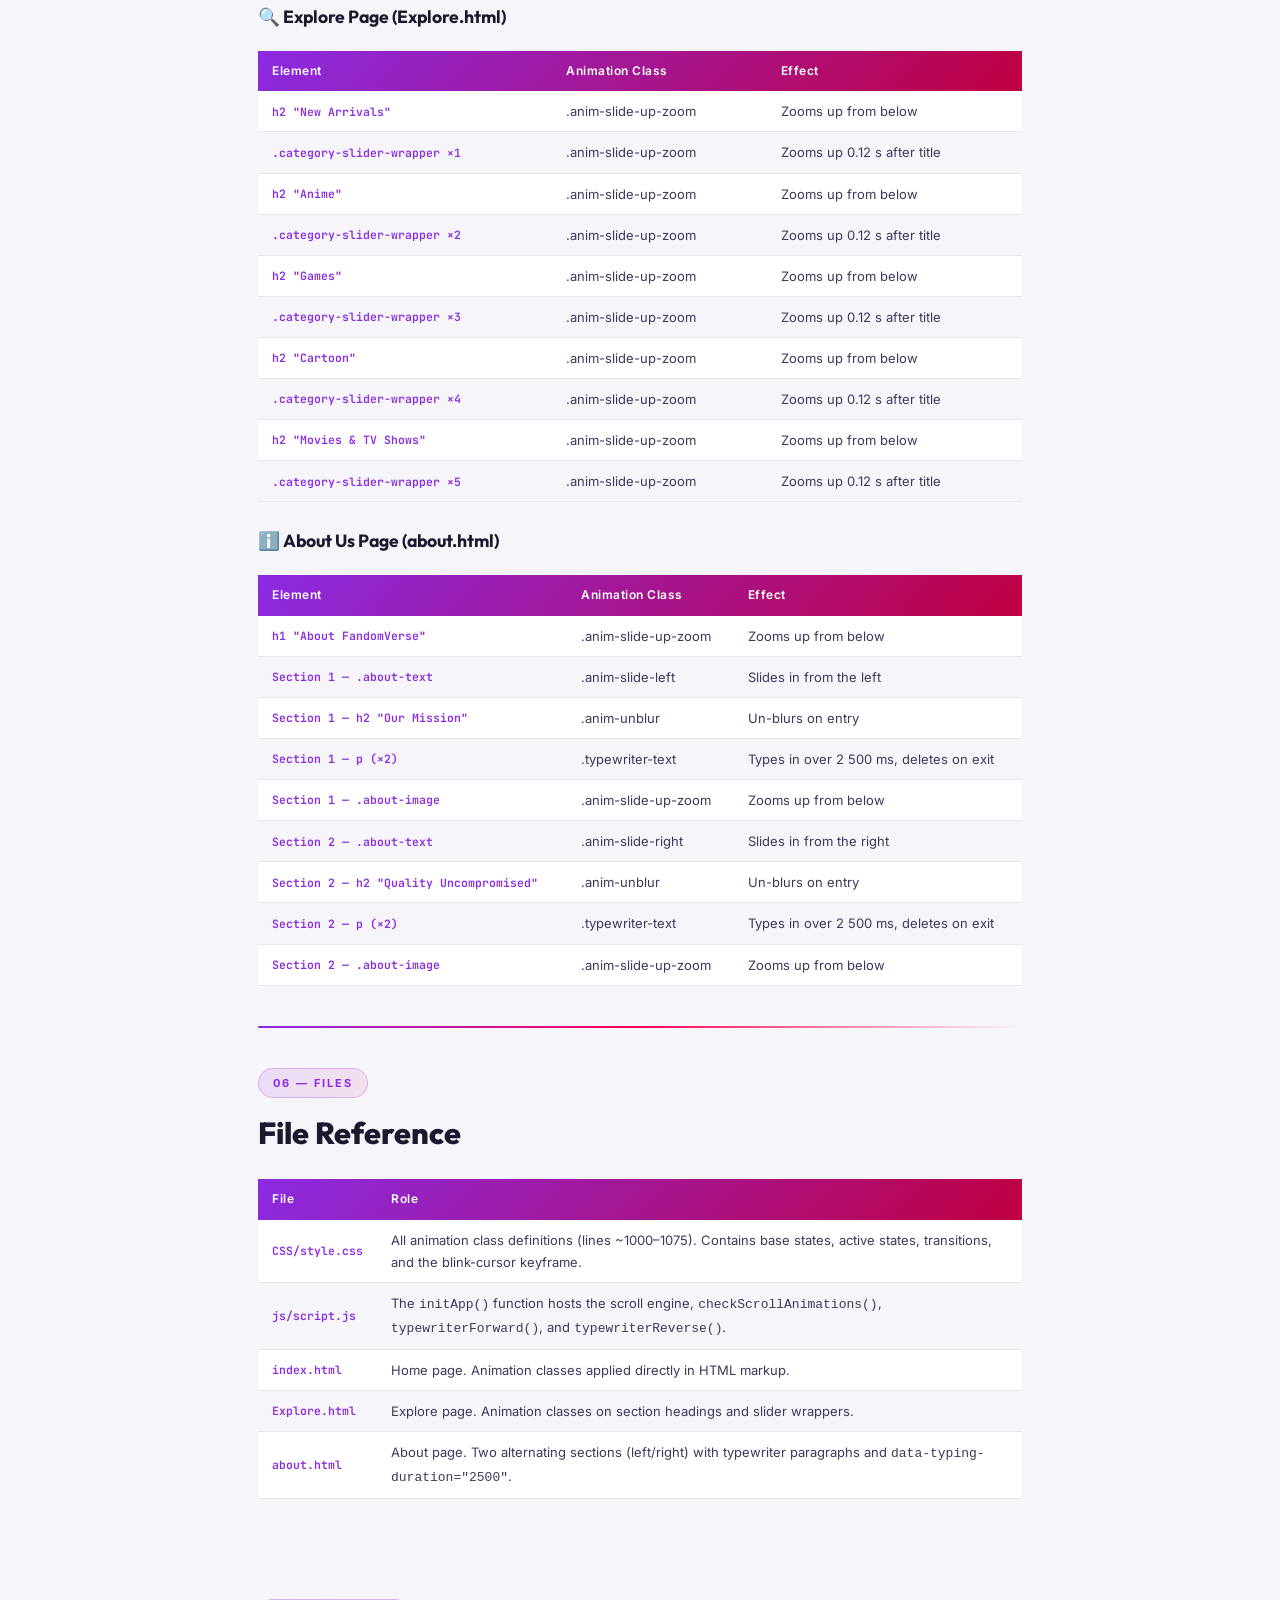
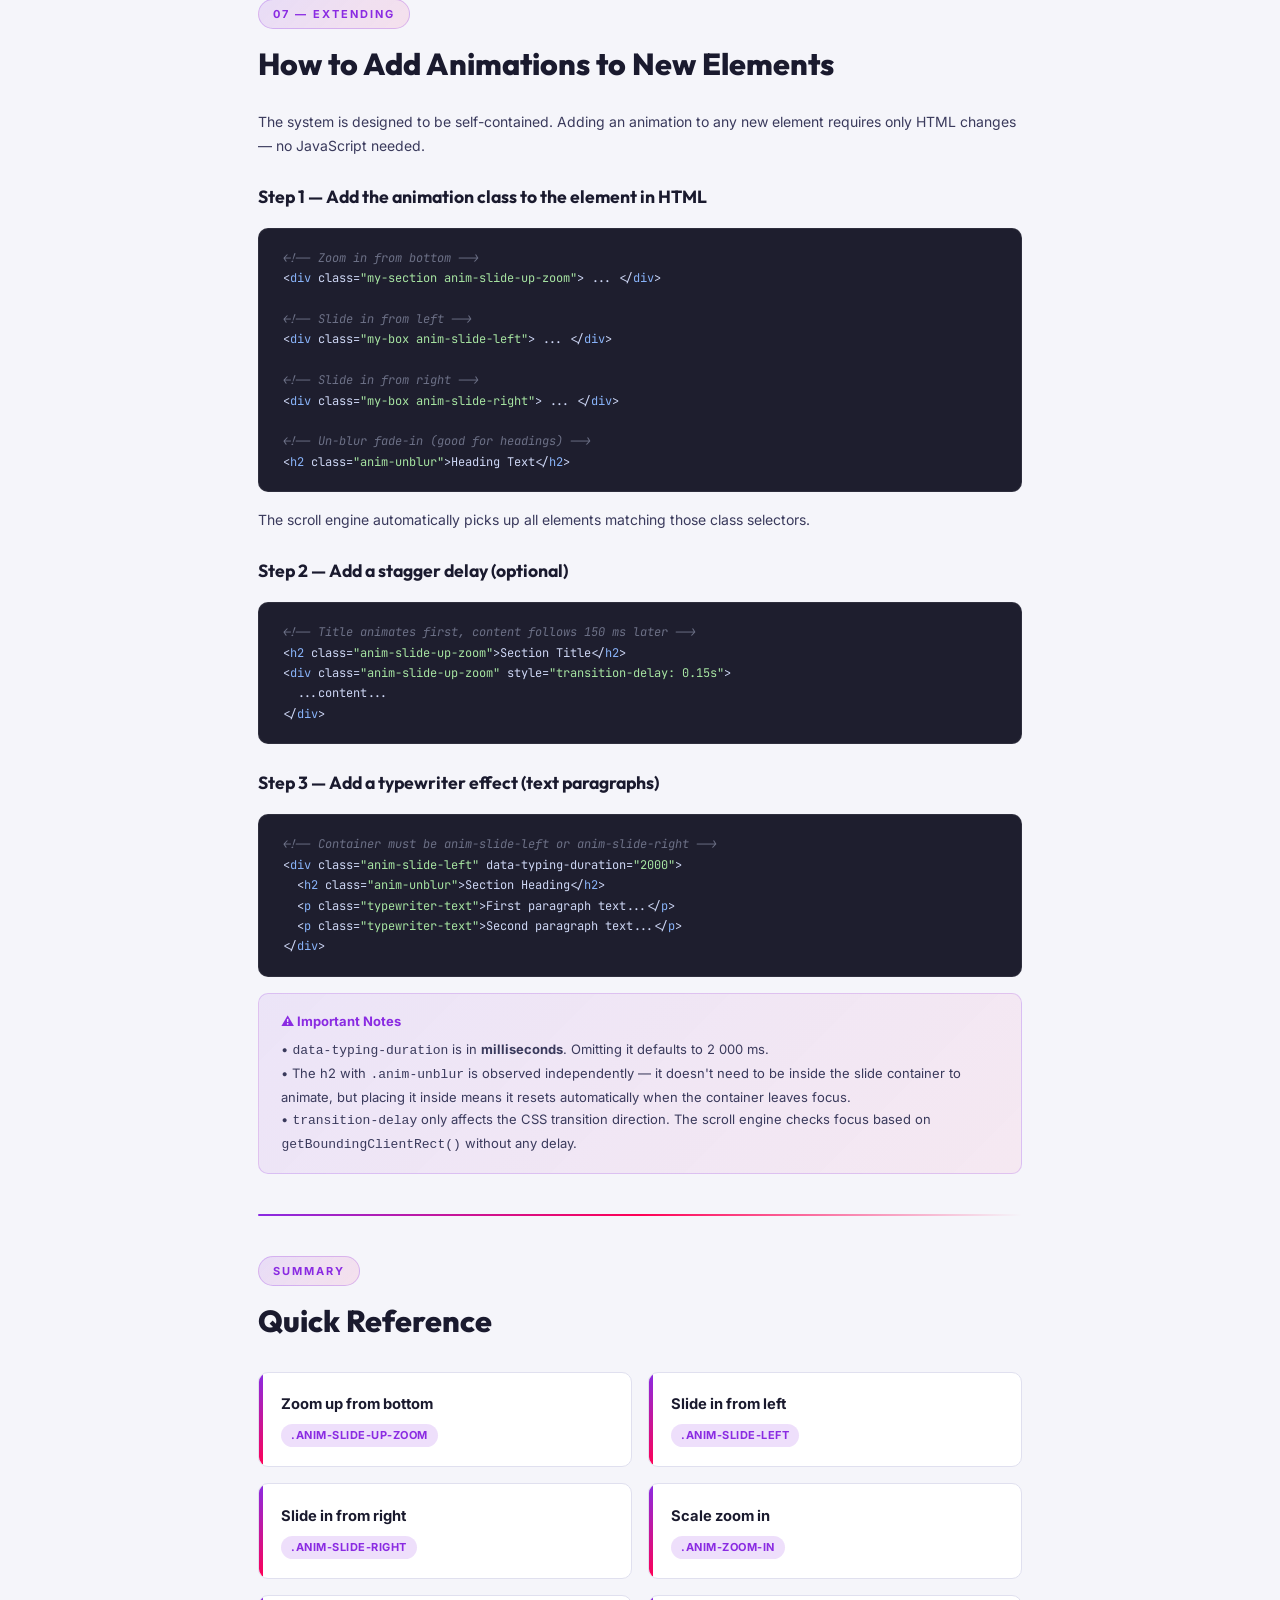
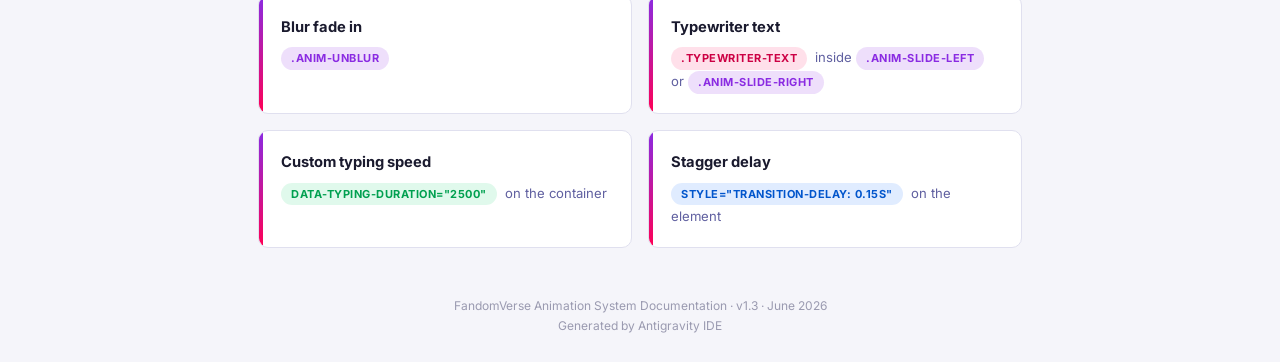
<file: docs/animation-summary.html>
<!DOCTYPE html>
<html lang="en">
<head>
  <meta charset="UTF-8">
  <meta name="viewport" content="width=device-width, initial-scale=1.0">
  <title>FandomVerse – Animation System Documentation</title>
  <style>
    @import url('https://fonts.googleapis.com/css2?family=Inter:wght@300;400;500;600;700;800&family=Outfit:wght@400;600;800&family=JetBrains+Mono:wght@400;600&display=swap');

    :root {
      --purple: #8A2BE2;
      --pink:   #FF0055;
      --dark:   #0d0d0d;
      --mid:    #1a1a2e;
      --light:  #e8e8f0;
      --muted:  #9a9ab0;
      --code-bg:#1e1e2e;
      --radius: 10px;
    }

    /* ── Reset ─────────────────────────────────────────────────── */
    *, *::before, *::after { box-sizing: border-box; margin: 0; padding: 0; }

    body {
      font-family: 'Inter', sans-serif;
      background: #f5f5fa;
      color: #1a1a2e;
      line-height: 1.7;
      font-size: 14px;
    }

    /* ── Cover Page ────────────────────────────────────────────── */
    .cover {
      page-break-after: always;
      min-height: 100vh;
      background: linear-gradient(135deg, #0d0d1a 0%, #1a0a2e 40%, #2d0a4e 100%);
      display: flex;
      flex-direction: column;
      align-items: center;
      justify-content: center;
      text-align: center;
      padding: 4rem 2rem;
      position: relative;
      overflow: hidden;
    }
    .cover::before {
      content: '';
      position: absolute;
      width: 600px; height: 600px;
      border-radius: 50%;
      background: radial-gradient(circle, rgba(138,43,226,0.25) 0%, transparent 70%);
      top: -100px; left: -100px;
    }
    .cover::after {
      content: '';
      position: absolute;
      width: 400px; height: 400px;
      border-radius: 50%;
      background: radial-gradient(circle, rgba(255,0,85,0.15) 0%, transparent 70%);
      bottom: -80px; right: -80px;
    }
    .cover-badge {
      background: rgba(138,43,226,0.3);
      border: 1px solid rgba(138,43,226,0.6);
      color: #c084fc;
      padding: 6px 18px;
      border-radius: 20px;
      font-size: 12px;
      font-weight: 600;
      letter-spacing: 2px;
      text-transform: uppercase;
      margin-bottom: 2rem;
      position: relative; z-index: 1;
    }
    .cover h1 {
      font-family: 'Outfit', sans-serif;
      font-size: 3.5rem;
      font-weight: 800;
      color: #fff;
      line-height: 1.15;
      margin-bottom: 1rem;
      position: relative; z-index: 1;
    }
    .cover h1 span {
      background: linear-gradient(135deg, #8A2BE2, #FF0055);
      -webkit-background-clip: text;
      -webkit-text-fill-color: transparent;
    }
    .cover-sub {
      font-size: 1.15rem;
      color: rgba(255,255,255,0.55);
      max-width: 560px;
      margin-bottom: 3rem;
      position: relative; z-index: 1;
    }
    .cover-meta {
      display: flex;
      gap: 2rem;
      position: relative; z-index: 1;
    }
    .cover-meta-item {
      text-align: center;
    }
    .cover-meta-item .label {
      font-size: 11px;
      letter-spacing: 1px;
      text-transform: uppercase;
      color: rgba(255,255,255,0.35);
      margin-bottom: 4px;
    }
    .cover-meta-item .value {
      font-size: 14px;
      font-weight: 600;
      color: rgba(255,255,255,0.85);
    }
    .cover-divider {
      width: 80px;
      height: 3px;
      background: linear-gradient(90deg, #8A2BE2, #FF0055);
      border-radius: 2px;
      margin: 2rem auto;
    }

    /* ── Content pages ─────────────────────────────────────────── */
    .page {
      max-width: 860px;
      margin: 0 auto;
      padding: 3rem 3rem;
    }

    /* ── Section headings ──────────────────────────────────────── */
    .section-label {
      display: inline-flex;
      align-items: center;
      gap: 8px;
      background: linear-gradient(135deg, rgba(138,43,226,0.12), rgba(255,0,85,0.08));
      border: 1px solid rgba(138,43,226,0.25);
      color: var(--purple);
      font-size: 11px;
      font-weight: 700;
      letter-spacing: 2px;
      text-transform: uppercase;
      padding: 5px 14px;
      border-radius: 20px;
      margin-bottom: 10px;
    }
    h2 {
      font-family: 'Outfit', sans-serif;
      font-size: 1.9rem;
      font-weight: 800;
      color: #1a1a2e;
      margin-bottom: 1.2rem;
    }
    h3 {
      font-family: 'Outfit', sans-serif;
      font-size: 1.1rem;
      font-weight: 700;
      color: #1a1a2e;
      margin: 1.5rem 0 0.5rem;
    }
    p { margin-bottom: 0.9rem; color: #3a3a5c; }

    /* ── Divider ───────────────────────────────────────────────── */
    .divider {
      height: 2px;
      background: linear-gradient(90deg, #8A2BE2 0%, #FF0055 50%, transparent 100%);
      border-radius: 2px;
      margin: 2.5rem 0;
    }

    /* ── Info cards ────────────────────────────────────────────── */
    .card-grid {
      display: grid;
      grid-template-columns: repeat(2, 1fr);
      gap: 1rem;
      margin: 1.5rem 0;
    }
    .card {
      background: #fff;
      border: 1px solid #e0e0ef;
      border-radius: var(--radius);
      padding: 1.2rem 1.4rem;
      position: relative;
      overflow: hidden;
    }
    .card::before {
      content: '';
      position: absolute;
      top: 0; left: 0;
      width: 4px; height: 100%;
      background: linear-gradient(180deg, var(--purple), var(--pink));
    }
    .card-icon {
      font-size: 1.6rem;
      margin-bottom: 0.5rem;
    }
    .card h4 {
      font-weight: 700;
      font-size: 0.92rem;
      color: #1a1a2e;
      margin-bottom: 0.4rem;
    }
    .card p {
      font-size: 0.82rem;
      color: #6060a0;
      margin: 0;
    }

    /* ── Code blocks ───────────────────────────────────────────── */
    .code-block {
      background: var(--code-bg);
      border-radius: var(--radius);
      padding: 1.2rem 1.5rem;
      margin: 1rem 0;
      overflow-x: auto;
      border: 1px solid rgba(255,255,255,0.07);
    }
    .code-block pre {
      font-family: 'JetBrains Mono', monospace;
      font-size: 12px;
      line-height: 1.7;
      color: #cdd6f4;
      white-space: pre;
    }
    .code-block .kw  { color: #cba6f7; } /* keyword */
    .code-block .fn  { color: #89b4fa; } /* function */
    .code-block .str { color: #a6e3a1; } /* string */
    .code-block .cmt { color: #6c7086; font-style: italic; } /* comment */
    .code-block .num { color: #fab387; } /* number */
    .code-block .cls { color: #f38ba8; } /* class */

    /* ── Tables ────────────────────────────────────────────────── */
    table {
      width: 100%;
      border-collapse: collapse;
      margin: 1.2rem 0;
      font-size: 13px;
    }
    thead tr {
      background: linear-gradient(135deg, #8A2BE2, #c00040);
      color: #fff;
    }
    thead th {
      padding: 10px 14px;
      text-align: left;
      font-weight: 600;
      font-size: 12px;
      letter-spacing: 0.5px;
    }
    tbody tr:nth-child(even) { background: #f5f5fa; }
    tbody tr:nth-child(odd)  { background: #fff; }
    tbody td {
      padding: 9px 14px;
      border-bottom: 1px solid #e8e8f0;
      color: #3a3a5c;
    }
    tbody td:first-child {
      font-family: 'JetBrains Mono', monospace;
      font-size: 11.5px;
      color: var(--purple);
      font-weight: 600;
    }

    /* ── Flow diagram ──────────────────────────────────────────── */
    .flow {
      display: flex;
      align-items: center;
      gap: 0;
      margin: 1.5rem 0;
      flex-wrap: wrap;
    }
    .flow-step {
      background: linear-gradient(135deg, rgba(138,43,226,0.1), rgba(255,0,85,0.06));
      border: 1px solid rgba(138,43,226,0.25);
      border-radius: var(--radius);
      padding: 10px 16px;
      font-size: 12px;
      font-weight: 600;
      color: #4a0a8a;
      white-space: nowrap;
    }
    .flow-arrow {
      font-size: 1.2rem;
      color: var(--purple);
      padding: 0 8px;
    }

    /* ── Timeline ──────────────────────────────────────────────── */
    .timeline { list-style: none; position: relative; padding-left: 28px; margin: 1rem 0; }
    .timeline::before {
      content: '';
      position: absolute;
      left: 6px; top: 0; bottom: 0;
      width: 2px;
      background: linear-gradient(180deg, var(--purple), var(--pink));
      border-radius: 2px;
    }
    .timeline li {
      position: relative;
      margin-bottom: 0.9rem;
      font-size: 13px;
      color: #3a3a5c;
    }
    .timeline li::before {
      content: '';
      position: absolute;
      left: -24px;
      top: 6px;
      width: 10px; height: 10px;
      border-radius: 50%;
      background: linear-gradient(135deg, var(--purple), var(--pink));
      border: 2px solid #f5f5fa;
    }
    .timeline li strong { color: #1a1a2e; }

    /* ── Highlight box ─────────────────────────────────────────── */
    .highlight-box {
      background: linear-gradient(135deg, rgba(138,43,226,0.08), rgba(255,0,85,0.05));
      border: 1px solid rgba(138,43,226,0.2);
      border-radius: var(--radius);
      padding: 1rem 1.4rem;
      margin: 1rem 0;
    }
    .highlight-box .title {
      font-weight: 700;
      font-size: 13px;
      color: var(--purple);
      margin-bottom: 6px;
    }
    .highlight-box p {
      font-size: 13px;
      margin: 0;
    }

    /* ── Badge ─────────────────────────────────────────────────── */
    .badge {
      display: inline-block;
      padding: 2px 10px;
      border-radius: 12px;
      font-size: 11px;
      font-weight: 700;
      margin-right: 4px;
      text-transform: uppercase;
      letter-spacing: 0.5px;
    }
    .badge-purple { background: rgba(138,43,226,0.15); color: #8A2BE2; }
    .badge-pink   { background: rgba(255,0,85,0.12);   color: #cc0044; }
    .badge-green  { background: rgba(0,200,100,0.12);  color: #00a050; }
    .badge-blue   { background: rgba(0,100,255,0.12);  color: #0055cc; }

    /* ── Page break ────────────────────────────────────────────── */
    .page-break { page-break-before: always; padding-top: 2rem; }

    /* ── TOC ───────────────────────────────────────────────────── */
    .toc { list-style: none; margin: 1rem 0; }
    .toc li {
      display: flex;
      align-items: center;
      padding: 8px 0;
      border-bottom: 1px dashed #dde;
      font-size: 13.5px;
    }
    .toc li .num {
      font-weight: 700;
      color: var(--purple);
      width: 28px;
      flex-shrink: 0;
    }
    .toc li .dots { flex: 1; border-bottom: 1px dotted #bbbbd0; margin: 0 10px; height: 0; align-self: center; }
    .toc li .pg { color: var(--muted); font-size: 12px; font-weight: 600; }

    /* ── Print ─────────────────────────────────────────────────── */
    @media print {
      body { background: #fff; font-size: 13px; }
      .cover { print-color-adjust: exact; -webkit-print-color-adjust: exact; }
      .card, .code-block, .highlight-box { print-color-adjust: exact; -webkit-print-color-adjust: exact; }
      thead tr { print-color-adjust: exact; -webkit-print-color-adjust: exact; }
    }
  </style>
</head>
<body>

<!-- ══════════════════════════════════════════════════════════════ -->
<!--  COVER PAGE                                                     -->
<!-- ══════════════════════════════════════════════════════════════ -->
<div class="cover">
  <div class="cover-badge">Technical Documentation</div>
  <h1>FandomVerse<br><span>Animation System</span></h1>
  <p class="cover-sub">A complete reference for the scroll-driven, bidirectional animation system powering the FandomVerse storefront — including CSS transitions, typewriter effects, and reverse playback.</p>
  <div class="cover-divider"></div>
  <div class="cover-meta">
    <div class="cover-meta-item">
      <div class="label">Project</div>
      <div class="value">FandomVerse</div>
    </div>
    <div class="cover-meta-item">
      <div class="label">Version</div>
      <div class="value">v1.3</div>
    </div>
    <div class="cover-meta-item">
      <div class="label">Date</div>
      <div class="value">June 2026</div>
    </div>
    <div class="cover-meta-item">
      <div class="label">Pages</div>
      <div class="value">Home · Explore · About</div>
    </div>
  </div>
</div>

<!-- ══════════════════════════════════════════════════════════════ -->
<!--  TABLE OF CONTENTS                                              -->
<!-- ══════════════════════════════════════════════════════════════ -->
<div class="page">
  <div class="section-label">📋 Contents</div>
  <h2>Table of Contents</h2>
  <ul class="toc">
    <li><span class="num">1</span>Overview<span class="dots"></span><span class="pg">3</span></li>
    <li><span class="num">2</span>CSS Animation Classes<span class="dots"></span><span class="pg">3</span></li>
    <li><span class="num">3</span>How the Scroll Engine Works<span class="dots"></span><span class="pg">4</span></li>
    <li><span class="num">4</span>Typewriter Effect<span class="dots"></span><span class="pg">5</span></li>
    <li><span class="num">5</span>Page-by-Page Animation Map<span class="dots"></span><span class="pg">6</span></li>
    <li><span class="num">6</span>File Reference<span class="dots"></span><span class="pg">7</span></li>
    <li><span class="num">7</span>How to Add Animations to New Elements<span class="dots"></span><span class="pg">8</span></li>
  </ul>

  <div class="divider"></div>

  <!-- ─── 1. OVERVIEW ─────────────────────────────────────────── -->
  <div class="section-label">01 — Overview</div>
  <h2>What Is the Animation System?</h2>
  <p>FandomVerse uses a <strong>scroll-driven, bidirectional animation system</strong> built entirely with vanilla CSS transitions and plain JavaScript — no external animation libraries required.</p>
  <p>The core idea is simple: every animated element starts hidden or off-screen (via a CSS class), and a JavaScript scroll listener watches the viewport. When an element enters the visible area it becomes active and transitions into place. When it leaves, it transitions back out in the same direction it came from.</p>

  <div class="card-grid">
    <div class="card">
      <div class="card-icon">⚡</div>
      <h4>Zero Dependencies</h4>
      <p>Pure CSS transitions + vanilla JS. No GSAP, Anime.js, or AOS required.</p>
    </div>
    <div class="card">
      <div class="card-icon">🔁</div>
      <h4>Truly Bidirectional</h4>
      <p>Elements animate IN when scrolled into view and OUT in the same direction when scrolled away.</p>
    </div>
    <div class="card">
      <div class="card-icon">⌨️</div>
      <h4>Typewriter Effect</h4>
      <p>Text paragraphs type in character-by-character and delete themselves when the section leaves focus.</p>
    </div>
    <div class="card">
      <div class="card-icon">⏱️</div>
      <h4>Configurable Duration</h4>
      <p>Typing speed is set per-container via <code>data-typing-duration</code>, defaulting to 2 000 ms.</p>
    </div>
  </div>

  <div class="divider"></div>

  <!-- ─── 2. CSS CLASSES ──────────────────────────────────────── -->
  <div class="section-label">02 — CSS</div>
  <h2>Animation Classes</h2>
  <p>Each animation is defined as a pair of CSS rules in <strong>CSS/style.css</strong>. The base class sets the <em>hidden</em> starting state; adding <code>.animate-active</code> transitions the element into its <em>visible</em> final state.</p>

  <table>
    <thead>
      <tr>
        <th>Class Name</th>
        <th>Direction</th>
        <th>Effect (IN → active)</th>
        <th>Effect when removed (OUT)</th>
      </tr>
    </thead>
    <tbody>
      <tr>
        <td>.anim-slide-left</td>
        <td>← Left</td>
        <td>Slides in from the left</td>
        <td>Slides back out to the left</td>
      </tr>
      <tr>
        <td>.anim-slide-right</td>
        <td>→ Right</td>
        <td>Slides in from the right</td>
        <td>Slides back out to the right</td>
      </tr>
      <tr>
        <td>.anim-slide-up-zoom</td>
        <td>↑ Bottom</td>
        <td>Rises up + scales in from below</td>
        <td>Sinks back down + scales out</td>
      </tr>
      <tr>
        <td>.anim-zoom-in</td>
        <td>● Center</td>
        <td>Scales from 92% → 100%</td>
        <td>Scales back to 92%</td>
      </tr>
      <tr>
        <td>.anim-unblur</td>
        <td>✦ Blur</td>
        <td>Fades in from heavy blur</td>
        <td>Blurs back out and fades</td>
      </tr>
    </tbody>
  </table>

  <div class="highlight-box">
    <div class="title">🔑 Key Principle</div>
    <p>The <code>transition</code> property is declared on the <strong>base class</strong> (not on <code>.animate-active</code>). This means the transition applies in both directions — adding the class plays it forward, removing it plays it backward. No extra JavaScript is needed for the reverse motion of non-text elements.</p>
  </div>

  <h3>CSS Definition Example — Slide Left</h3>
  <div class="code-block"><pre><span class="cmt">/* ── Initial (hidden) state ───────────────────── */</span>
<span class="cls">.anim-slide-left</span> {
  <span class="kw">opacity</span>: <span class="num">0</span>;
  <span class="kw">transform</span>: <span class="fn">translateX</span>(<span class="num">-60px</span>);
  <span class="kw">transition</span>: opacity <span class="num">0.8s</span> cubic-bezier(0.16, 1, 0.3, 1),
              transform <span class="num">0.8s</span> cubic-bezier(0.16, 1, 0.3, 1);
  <span class="kw">will-change</span>: opacity, transform;
}

<span class="cmt">/* ── Visible (active) state ───────────────────── */</span>
<span class="cls">.anim-slide-left.animate-active</span> {
  <span class="kw">opacity</span>: <span class="num">1</span>;
  <span class="kw">transform</span>: <span class="fn">translateX</span>(<span class="num">0</span>);
}</pre></div>
</div>

<!-- ══════════════════════════════════════════════════════════════ -->
<!--  PAGE 2                                                          -->
<!-- ══════════════════════════════════════════════════════════════ -->
<div class="page page-break">

  <!-- ─── 3. SCROLL ENGINE ────────────────────────────────────── -->
  <div class="section-label">03 — JavaScript Engine</div>
  <h2>How the Scroll Engine Works</h2>
  <p>Located in <strong>js/script.js</strong> inside the <code>initApp()</code> function. The engine uses a <code>scroll</code> event listener with <code>getBoundingClientRect()</code> for reliable, precise viewport detection — replacing the earlier <code>IntersectionObserver</code> approach which fired too late for smooth reverse animations.</p>

  <h3>The "In Focus" Rule</h3>
  <div class="code-block"><pre><span class="kw">function</span> <span class="fn">checkScrollAnimations</span>() {
  <span class="kw">const</span> vh = window.innerHeight;

  animEls.<span class="fn">forEach</span>(el =&gt; {
    <span class="kw">const</span> r = el.<span class="fn">getBoundingClientRect</span>();

    <span class="cmt">// "In focus" = top &lt; 85% of viewport AND bottom &gt; 15%</span>
    <span class="kw">const</span> inFocus = r.top &lt; vh * <span class="num">0.85</span> &amp;&amp; r.bottom &gt; vh * <span class="num">0.15</span>;

    <span class="kw">if</span> (inFocus &amp;&amp; !el.classList.<span class="fn">contains</span>(<span class="str">'animate-active'</span>)) {
      el.classList.<span class="fn">add</span>(<span class="str">'animate-active'</span>);    <span class="cmt">// → CSS plays FORWARD</span>
    }
    <span class="kw">else if</span> (!inFocus &amp;&amp; el.classList.<span class="fn">contains</span>(<span class="str">'animate-active'</span>)) {
      el.classList.<span class="fn">remove</span>(<span class="str">'animate-active'</span>); <span class="cmt">// → CSS plays BACKWARD</span>
    }
  });
}

window.<span class="fn">addEventListener</span>(<span class="str">'scroll'</span>, checkScrollAnimations, { passive: <span class="kw">true</span> });
<span class="fn">requestAnimationFrame</span>(checkScrollAnimations); <span class="cmt">// run once on load</span></pre></div>

  <h3>Why scroll event instead of IntersectionObserver?</h3>
  <div class="card-grid">
    <div class="card">
      <div class="card-icon">🚫</div>
      <h4>IntersectionObserver (Old)</h4>
      <p>Fires once when an element crosses a threshold. For large elements (like sliders), it stays "intersecting" even when mostly scrolled past — so the reverse callback fires too late or not at all.</p>
    </div>
    <div class="card">
      <div class="card-icon">✅</div>
      <h4>Scroll + getBoundingClientRect (New)</h4>
      <p>Runs on every scroll tick. Uses exact pixel positions to decide focus state — consistent and immediate in both scroll directions.</p>
    </div>
  </div>

  <h3>Full Lifecycle Flow</h3>
  <div class="flow">
    <div class="flow-step">Page Loads</div>
    <div class="flow-arrow">→</div>
    <div class="flow-step">Elements hidden by CSS base class</div>
    <div class="flow-arrow">→</div>
    <div class="flow-step">User scrolls down</div>
    <div class="flow-arrow">→</div>
    <div class="flow-step">Element enters focus zone</div>
    <div class="flow-arrow">→</div>
    <div class="flow-step">+animate-active → CSS plays forward</div>
  </div>
  <div class="flow" style="margin-top: 0.5rem;">
    <div class="flow-step">User scrolls back up</div>
    <div class="flow-arrow">→</div>
    <div class="flow-step">Element leaves focus zone</div>
    <div class="flow-arrow">→</div>
    <div class="flow-step">−animate-active → CSS plays backward</div>
    <div class="flow-arrow">→</div>
    <div class="flow-step">Element back to hidden state</div>
  </div>

  <div class="divider"></div>

  <!-- ─── 4. TYPEWRITER ───────────────────────────────────────── -->
  <div class="section-label">04 — Typewriter Effect</div>
  <h2>Typewriter Animation</h2>
  <p>The typewriter effect applies to any <code>&lt;p class="typewriter-text"&gt;</code> element that is a child of an <code>.anim-slide-left</code> or <code>.anim-slide-right</code> container.</p>

  <h3>Initialisation (on page load)</h3>
  <ul class="timeline">
    <li>All <code>.typewriter-text</code> paragraphs have their text saved to <code>data-original-text</code>.</li>
    <li>Their <code>innerText</code> is cleared and <code>visibility: hidden</code> is applied.</li>
    <li>This ensures no text flashes before the animation runs.</li>
  </ul>

  <h3>Forward Animation (scrolling INTO view)</h3>
  <ul class="timeline">
    <li>Total duration is read from <code>data-typing-duration</code> attribute on the container (default: <strong>2 000 ms</strong>; About page uses <strong>2 500 ms</strong>).</li>
    <li>Total character count across all paragraphs is summed.</li>
    <li><strong>ms per character</strong> = <code>max(8, floor(totalDuration / totalChars))</code></li>
    <li>Paragraphs are typed sequentially with a 60 ms gap between them.</li>
    <li>A blinking cursor (<code>_</code>) appears via CSS <code>::after</code> while typing is active.</li>
  </ul>

  <h3>Reverse Animation (scrolling OUT of view)</h3>
  <ul class="timeline">
    <li>Any running forward intervals are immediately cancelled via the <code>activeTypewriters</code> Map.</li>
    <li>Paragraphs are processed in reverse order (last → first) to mirror the forward sequence.</li>
    <li>Characters are deleted one-by-one at ~<strong>700 ms total</strong> deletion speed.</li>
    <li>Each paragraph is hidden after its text is fully deleted.</li>
    <li>When the section scrolls into view again, the typewriter restarts from scratch.</li>
  </ul>

  <div class="code-block"><pre><span class="cmt">/* Blinking cursor CSS */</span>
<span class="cls">.typing-active::after</span> {
  <span class="kw">content</span>: <span class="str">'_'</span>;
  <span class="kw">display</span>: inline-block;
  <span class="kw">color</span>: <span class="kw">var</span>(--primary-color);
  <span class="kw">animation</span>: blink-cursor <span class="num">0.75s</span> step-end infinite;
}
<span class="cls">@keyframes</span> blink-cursor {
  from, to { opacity: <span class="num">0</span> }
  <span class="num">50%</span>       { opacity: <span class="num">1</span> }
}</pre></div>
</div>

<!-- ══════════════════════════════════════════════════════════════ -->
<!--  PAGE 3                                                          -->
<!-- ══════════════════════════════════════════════════════════════ -->
<div class="page page-break">

  <!-- ─── 5. PAGE MAP ─────────────────────────────────────────── -->
  <div class="section-label">05 — Page Map</div>
  <h2>Page-by-Page Animation Map</h2>

  <h3>🏠 Home Page (index.html)</h3>
  <table>
    <thead><tr><th>Element</th><th>Animation Class</th><th>Effect</th></tr></thead>
    <tbody>
      <tr><td>.about-text</td><td>.anim-slide-left</td><td>Slides in from the left</td></tr>
      <tr><td>.about-text h2</td><td>.anim-unblur</td><td>Un-blurs "Quality Uncompromised"</td></tr>
      <tr><td>.about-text p (×2)</td><td>.typewriter-text</td><td>Types in over 2 000 ms, deletes on exit</td></tr>
      <tr><td>.about-image</td><td>.anim-slide-up-zoom</td><td>Zooms up from below</td></tr>
      <tr><td>h2 "Most Popular"</td><td>.anim-slide-up-zoom</td><td>Zooms up from below</td></tr>
      <tr><td>.slider-wrapper (×2)</td><td>.anim-slide-up-zoom</td><td>Zooms up 0.15 s after title</td></tr>
      <tr><td>h2 "New Arrivals"</td><td>.anim-slide-up-zoom</td><td>Zooms up from below</td></tr>
      <tr><td>h2 "Contact Us"</td><td>.anim-slide-up-zoom</td><td>Zooms up from below</td></tr>
      <tr><td>.contact-image-wrapper</td><td>.anim-slide-left</td><td>Slides in from the left</td></tr>
      <tr><td>.contact-form-container</td><td>.anim-slide-right</td><td>Slides in from the right</td></tr>
    </tbody>
  </table>

  <h3>🔍 Explore Page (Explore.html)</h3>
  <table>
    <thead><tr><th>Element</th><th>Animation Class</th><th>Effect</th></tr></thead>
    <tbody>
      <tr><td>h2 "New Arrivals"</td><td>.anim-slide-up-zoom</td><td>Zooms up from below</td></tr>
      <tr><td>.category-slider-wrapper ×1</td><td>.anim-slide-up-zoom</td><td>Zooms up 0.12 s after title</td></tr>
      <tr><td>h2 "Anime"</td><td>.anim-slide-up-zoom</td><td>Zooms up from below</td></tr>
      <tr><td>.category-slider-wrapper ×2</td><td>.anim-slide-up-zoom</td><td>Zooms up 0.12 s after title</td></tr>
      <tr><td>h2 "Games"</td><td>.anim-slide-up-zoom</td><td>Zooms up from below</td></tr>
      <tr><td>.category-slider-wrapper ×3</td><td>.anim-slide-up-zoom</td><td>Zooms up 0.12 s after title</td></tr>
      <tr><td>h2 "Cartoon"</td><td>.anim-slide-up-zoom</td><td>Zooms up from below</td></tr>
      <tr><td>.category-slider-wrapper ×4</td><td>.anim-slide-up-zoom</td><td>Zooms up 0.12 s after title</td></tr>
      <tr><td>h2 "Movies &amp; TV Shows"</td><td>.anim-slide-up-zoom</td><td>Zooms up from below</td></tr>
      <tr><td>.category-slider-wrapper ×5</td><td>.anim-slide-up-zoom</td><td>Zooms up 0.12 s after title</td></tr>
    </tbody>
  </table>

  <h3>ℹ️ About Us Page (about.html)</h3>
  <table>
    <thead><tr><th>Element</th><th>Animation Class</th><th>Effect</th></tr></thead>
    <tbody>
      <tr><td>h1 "About FandomVerse"</td><td>.anim-slide-up-zoom</td><td>Zooms up from below</td></tr>
      <tr><td>Section 1 — .about-text</td><td>.anim-slide-left</td><td>Slides in from the left</td></tr>
      <tr><td>Section 1 — h2 "Our Mission"</td><td>.anim-unblur</td><td>Un-blurs on entry</td></tr>
      <tr><td>Section 1 — p (×2)</td><td>.typewriter-text</td><td>Types in over 2 500 ms, deletes on exit</td></tr>
      <tr><td>Section 1 — .about-image</td><td>.anim-slide-up-zoom</td><td>Zooms up from below</td></tr>
      <tr><td>Section 2 — .about-text</td><td>.anim-slide-right</td><td>Slides in from the right</td></tr>
      <tr><td>Section 2 — h2 "Quality Uncompromised"</td><td>.anim-unblur</td><td>Un-blurs on entry</td></tr>
      <tr><td>Section 2 — p (×2)</td><td>.typewriter-text</td><td>Types in over 2 500 ms, deletes on exit</td></tr>
      <tr><td>Section 2 — .about-image</td><td>.anim-slide-up-zoom</td><td>Zooms up from below</td></tr>
    </tbody>
  </table>

  <div class="divider"></div>

  <!-- ─── 6. FILE REFERENCE ───────────────────────────────────── -->
  <div class="section-label">06 — Files</div>
  <h2>File Reference</h2>
  <table>
    <thead><tr><th>File</th><th>Role</th></tr></thead>
    <tbody>
      <tr><td>CSS/style.css</td><td>All animation class definitions (lines ~1000–1075). Contains base states, active states, transitions, and the blink-cursor keyframe.</td></tr>
      <tr><td>js/script.js</td><td>The <code>initApp()</code> function hosts the scroll engine, <code>checkScrollAnimations()</code>, <code>typewriterForward()</code>, and <code>typewriterReverse()</code>.</td></tr>
      <tr><td>index.html</td><td>Home page. Animation classes applied directly in HTML markup.</td></tr>
      <tr><td>Explore.html</td><td>Explore page. Animation classes on section headings and slider wrappers.</td></tr>
      <tr><td>about.html</td><td>About page. Two alternating sections (left/right) with typewriter paragraphs and <code>data-typing-duration="2500"</code>.</td></tr>
    </tbody>
  </table>
</div>

<!-- ══════════════════════════════════════════════════════════════ -->
<!--  PAGE 4                                                          -->
<!-- ══════════════════════════════════════════════════════════════ -->
<div class="page page-break">

  <!-- ─── 7. HOW TO ADD ──────────────────────────────────────── -->
  <div class="section-label">07 — Extending</div>
  <h2>How to Add Animations to New Elements</h2>
  <p>The system is designed to be self-contained. Adding an animation to any new element requires only HTML changes — no JavaScript needed.</p>

  <h3>Step 1 — Add the animation class to the element in HTML</h3>
  <div class="code-block"><pre><span class="cmt">&lt;!-- Zoom in from bottom --&gt;</span>
&lt;<span class="fn">div</span> class=<span class="str">"my-section anim-slide-up-zoom"</span>&gt; ... &lt;/<span class="fn">div</span>&gt;

<span class="cmt">&lt;!-- Slide in from left --&gt;</span>
&lt;<span class="fn">div</span> class=<span class="str">"my-box anim-slide-left"</span>&gt; ... &lt;/<span class="fn">div</span>&gt;

<span class="cmt">&lt;!-- Slide in from right --&gt;</span>
&lt;<span class="fn">div</span> class=<span class="str">"my-box anim-slide-right"</span>&gt; ... &lt;/<span class="fn">div</span>&gt;

<span class="cmt">&lt;!-- Un-blur fade-in (good for headings) --&gt;</span>
&lt;<span class="fn">h2</span> class=<span class="str">"anim-unblur"</span>&gt;Heading Text&lt;/<span class="fn">h2</span>&gt;</pre></div>

  <p>The scroll engine automatically picks up all elements matching those class selectors.</p>

  <h3>Step 2 — Add a stagger delay (optional)</h3>
  <div class="code-block"><pre><span class="cmt">&lt;!-- Title animates first, content follows 150 ms later --&gt;</span>
&lt;<span class="fn">h2</span> class=<span class="str">"anim-slide-up-zoom"</span>&gt;Section Title&lt;/<span class="fn">h2</span>&gt;
&lt;<span class="fn">div</span> class=<span class="str">"anim-slide-up-zoom"</span> style=<span class="str">"transition-delay: 0.15s"</span>&gt;
  ...content...
&lt;/<span class="fn">div</span>&gt;</pre></div>

  <h3>Step 3 — Add a typewriter effect (text paragraphs)</h3>
  <div class="code-block"><pre><span class="cmt">&lt;!-- Container must be anim-slide-left or anim-slide-right --&gt;</span>
&lt;<span class="fn">div</span> class=<span class="str">"anim-slide-left"</span> data-typing-duration=<span class="str">"2000"</span>&gt;
  &lt;<span class="fn">h2</span> class=<span class="str">"anim-unblur"</span>&gt;Section Heading&lt;/<span class="fn">h2</span>&gt;
  &lt;<span class="fn">p</span> class=<span class="str">"typewriter-text"</span>&gt;First paragraph text...&lt;/<span class="fn">p</span>&gt;
  &lt;<span class="fn">p</span> class=<span class="str">"typewriter-text"</span>&gt;Second paragraph text...&lt;/<span class="fn">p</span>&gt;
&lt;/<span class="fn">div</span>&gt;</pre></div>

  <div class="highlight-box">
    <div class="title">⚠️ Important Notes</div>
    <p>
      • <code>data-typing-duration</code> is in <strong>milliseconds</strong>. Omitting it defaults to 2 000 ms.<br>
      • The h2 with <code>.anim-unblur</code> is observed independently — it doesn't need to be inside the slide container to animate, but placing it inside means it resets automatically when the container leaves focus.<br>
      • <code>transition-delay</code> only affects the CSS transition direction. The scroll engine checks focus based on <code>getBoundingClientRect()</code> without any delay.
    </p>
  </div>

  <div class="divider"></div>

  <div class="section-label">Summary</div>
  <h2>Quick Reference</h2>
  <div class="card-grid">
    <div class="card">
      <h4>Zoom up from bottom</h4>
      <p><span class="badge badge-purple">.anim-slide-up-zoom</span></p>
    </div>
    <div class="card">
      <h4>Slide in from left</h4>
      <p><span class="badge badge-purple">.anim-slide-left</span></p>
    </div>
    <div class="card">
      <h4>Slide in from right</h4>
      <p><span class="badge badge-purple">.anim-slide-right</span></p>
    </div>
    <div class="card">
      <h4>Scale zoom in</h4>
      <p><span class="badge badge-purple">.anim-zoom-in</span></p>
    </div>
    <div class="card">
      <h4>Blur fade in</h4>
      <p><span class="badge badge-purple">.anim-unblur</span></p>
    </div>
    <div class="card">
      <h4>Typewriter text</h4>
      <p><span class="badge badge-pink">.typewriter-text</span> inside <span class="badge badge-purple">.anim-slide-left</span> or <span class="badge badge-purple">.anim-slide-right</span></p>
    </div>
    <div class="card">
      <h4>Custom typing speed</h4>
      <p><span class="badge badge-green">data-typing-duration="2500"</span> on the container</p>
    </div>
    <div class="card">
      <h4>Stagger delay</h4>
      <p><span class="badge badge-blue">style="transition-delay: 0.15s"</span> on the element</p>
    </div>
  </div>

  <div style="text-align:center; margin-top: 3rem; color: #9a9ab0; font-size: 12px;">
    FandomVerse Animation System Documentation · v1.3 · June 2026<br>
    Generated by Antigravity IDE
  </div>
</div>

</body>
</html>
</file>
<file: CSS/admin_dashboard.css>
* {
    margin: 0;
    padding: 0;
    box-sizing: border-box;
    font-family: 'Segoe UI', Tahoma, Geneva, Verdana, sans-serif;
}

:root {
    --primary-color: #8A2BE2;
    --primary-hover: #9b4dff;
    --secondary-color: #FF0055;
    --bg-dark: #111;
    --panel-bg: rgba(17, 17, 17, 0.6);
    --border-color: #444;
    --text-light: #fff;
    --text-muted: #aaa;
}

body {
    display: flex;
    height: 100vh;
    background-color: var(--bg-dark);
    color: var(--text-light);
    overflow: hidden;
}

body::before {
    content: '';
    position: fixed;
    top: 0;
    left: 0;
    width: 100%;
    height: 100%;
    background: linear-gradient(135deg, rgba(138, 43, 226, 0.1) 0%, rgba(255, 0, 85, 0.1) 100%);
    z-index: -2;
}

.sidebar {
    width: 260px;
    background: linear-gradient(135deg, rgba(138, 43, 226, 0.1) 0%, rgba(255, 0, 85, 0.1) 100%);
    backdrop-filter: blur(10px);
    color: var(--text-light);
    display: flex;
    flex-direction: column;
    padding: 25px;
    border-right: 1px solid rgba(255, 255, 255, 0.1);
    text-align: center;
    box-shadow: 5px 0 15px rgba(0, 0, 0, 0.5);
    z-index: 1;
}

.sidebar h2 {
    margin-bottom: 40px;
    color: #9787c1;
    font-weight: 700;
}

.sidebar h2 span {
    font-size: 0.6em;
    color: var(--text-muted);
}

.sidebar a {
    text-decoration: none;
    color: var(--text-muted);
    padding: 12px 20px;
    margin-bottom: 15px;
    border-radius: 25px;
    font-weight: 600;
    transition: 0.3s;
    background-color: rgba(255, 255, 255, 0.05);
    border: 1px solid transparent;
    display: flex;
    justify-content: center;
    align-items: center;
}

.sidebar a:hover,
.sidebar a.active {
    background: linear-gradient(45deg, var(--primary-color), var(--secondary-color));
    color: white;
    box-shadow: 0 5px 15px rgba(138, 43, 226, 0.4);
    border-color: transparent;
}

.logout-btn {
    margin-top: auto;
    background: transparent !important;
    border: 1px solid #555 !important;
    color: #ccc !important;
}

.logout-btn:hover {
    background: rgba(255, 255, 255, 0.1) !important;
    color: white !important;
    box-shadow: none !important;
    border-color: #777 !important;
}

.main-content {
    flex: 1;
    padding: 30px;
    overflow-y: auto;
    z-index: 1;
}

.header {
    background: var(--panel-bg);
    backdrop-filter: blur(10px);
    padding: 20px 30px;
    border-radius: 20px;
    display: flex;
    justify-content: space-between;
    align-items: center;
    box-shadow: 0 10px 30px rgba(0, 0, 0, 0.5);
    margin-bottom: 30px;
    border: 1px solid rgba(255, 255, 255, 0.05);
}

.header h3 {
    color: #9787c1;
}

.user-info {
    display: flex;
    align-items: center;
    gap: 15px;
    font-weight: bold;
    color: var(--text-light);
}

.admin-avatar {
    width: 40px;
    height: 40px;
    background: linear-gradient(45deg, var(--primary-color), var(--secondary-color));
    color: white;
    border-radius: 50%;
    display: flex;
    align-items: center;
    justify-content: center;
    font-size: 0.9rem;
    box-shadow: 0 0 10px rgba(138, 43, 226, 0.5);
}

.manage-items-container {
    background: var(--panel-bg);
    backdrop-filter: blur(10px);
    padding: 30px;
    border-radius: 20px;
    box-shadow: 0 10px 30px rgba(0, 0, 0, 0.5);
    border: 1px solid rgba(255, 255, 255, 0.05);
}

.manage-items-container h3 {
    color: #9787c1;
    margin-bottom: 20px;
}

.add-item-form {
    display: flex;
    flex-direction: column;
    gap: 15px;
    margin-bottom: 30px;
    background: rgba(255, 255, 255, 0.02);
    padding: 25px;
    border-radius: 20px;
    border: 1px solid rgba(255, 255, 255, 0.1);
}

.form-row {
    display: flex;
    gap: 15px;
}

input,
select {
    flex: 1;
    padding: 12px 15px;
    border: 1px solid var(--border-color);
    border-radius: 25px;
    outline: none;
    background: rgba(255, 255, 255, 0.05);
    color: var(--text-light);
    font-size: 0.95rem;
}

input::placeholder {
    color: #888;
}

input:focus,
select:focus {
    border-color: #6b5b95;
    box-shadow: 0 0 5px rgba(107, 91, 149, 0.5);
    background: rgba(255, 255, 255, 0.1);
}

select option {
    background: var(--bg-dark);
    color: var(--text-light);
}

.checkbox-wrapper {
    display: flex;
    align-items: center;
    gap: 10px;
    flex: 1;
    background: rgba(255, 255, 255, 0.05);
    padding: 0 15px;
    border: 1px solid var(--border-color);
    border-radius: 25px;
    color: var(--text-light);
}

.checkbox-wrapper input {
    flex: 0;
    width: 18px;
    height: 18px;
    accent-color: var(--primary-color);
}

#addItemBtn {
    background: linear-gradient(45deg, var(--primary-color), var(--secondary-color));
    color: white;
    border: none;
    padding: 12px 30px;
    border-radius: 25px;
    cursor: pointer;
    font-weight: bold;
    font-size: 1rem;
    margin-top: 10px;
    transition: all 0.3s ease;
}

#addItemBtn:hover {
    transform: translateY(-2px);
    box-shadow: 0 5px 15px rgba(138, 43, 226, 0.4);
}

table {
    width: 100%;
    border-collapse: separate;
    border-spacing: 0;
    margin-top: 10px;
}

th,
td {
    padding: 15px;
    text-align: center;
    border-bottom: 1px solid rgba(255, 255, 255, 0.1);
}

th {
    background: rgba(255, 255, 255, 0.05);
    color: #9787c1;
    font-weight: 600;
    text-transform: uppercase;
    font-size: 0.85rem;
    letter-spacing: 1px;
}

th:first-child {
    border-top-left-radius: 10px;
}

th:last-child {
    border-top-right-radius: 10px;
}

td {
    color: var(--text-light);
    font-size: 0.95rem;
}

tr:hover td {
    background: rgba(255, 255, 255, 0.02);
}

.remove-btn {
    background: transparent;
    color: #ff4d4d;
    border: 1px solid #ff4d4d;
    padding: 6px 15px;
    border-radius: 15px;
    cursor: pointer;
    font-size: 0.8rem;
    transition: all 0.3s ease;
}

.remove-btn:hover {
    background: rgba(255, 77, 77, 0.1);
    box-shadow: 0 0 10px rgba(255, 77, 77, 0.3);
}

.badge-yes {
    background: linear-gradient(45deg, var(--primary-color), var(--secondary-color));
    color: white;
    padding: 5px 12px;
    border-radius: 15px;
    font-size: 0.8rem;
    font-weight: 600;
    box-shadow: 0 2px 5px rgba(138, 43, 226, 0.3);
}

.badge-no {
    color: var(--text-muted);
    font-size: 0.8rem;
    background: rgba(255, 255, 255, 0.05);
    padding: 5px 12px;
    border-radius: 15px;
}
</file>
<file: CSS/style.css>
@import url('https://fonts.googleapis.com/css2?family=Inter:wght@300;400;500;600;700;800&family=Outfit:wght@400;600;800&display=swap');

:root {
    --primary-color: #8A2BE2;
    
    --primary-hover: #9b4dff;
    --secondary-color: #FF0055;
    
    --bg-color: #050505;
    --surface-color: #111111;
    --surface-glass: rgba(255, 255, 255, 0.05);
    --border-color: rgba(255, 255, 255, 0.1);
    --text-main: #FFFFFF;
    --text-muted: #A0A0A0;

    --transition: all 0.3s ease;
    --border-radius: 12px;
    --shadow: 0 8px 32px 0 rgba(0, 0, 0, 0.5);
}

* {
    margin: 0;
    padding: 0;
    box-sizing: border-box;
}

body {
    font-family: 'Inter', sans-serif;
    background-color: var(--bg-color);
    color: var(--text-main);
    line-height: 1.6;
    min-height: 100vh;
    display: flex;
    flex-direction: column;
    overflow-x: hidden;
}

h1,
h2,
h3,
h4,
h5,
h6 {
    font-family: 'Outfit', sans-serif;
    color: var(--text-main);
}

a {
    text-decoration: none;
    color: inherit;
    transition: var(--transition);
}

ul {
    list-style: none;
}

button {
    cursor: pointer;
    font-family: 'Inter', sans-serif;
    border: none;
    outline: none;
}

.glass {
    background: var(--surface-glass);
    backdrop-filter: blur(12px);
    -webkit-backdrop-filter: blur(12px);
    border: 1px solid var(--border-color);
    border-radius: var(--border-radius);
    border-radius: 30px;
    margin-top: 20px;
    margin-left: 15px;
    margin-right: 15px;
    box-shadow: var(--shadow);
}

header {
    position: sticky;
    top: 0;
    z-index: 1000;
    padding: 1rem 5%;
    display: flex;
    justify-content: space-between;
    align-items: center;
    border-radius: 0;
    border-left: none;
    border-right: none;
    border-top: none;
    margin-top: 20px;
}

.logo {
    font-size: 1.8rem;
    font-weight: 800;
    font-family: 'Outfit', sans-serif;
    background: linear-gradient(45deg, var(--primary-color), var(--secondary-color));
    -webkit-background-clip: text;
    background-clip: text;
    -webkit-text-fill-color: transparent;
}

.nav-links {
    display: flex;
    gap: 2rem;
    align-items: center;
    position: absolute;
    left: 50%;
    transform: translateX(-50%);
}

.nav-links li a {
    font-weight: 500;
    font-size: 1rem;
    position: relative;
}

.nav-links li a::after {
    content: '';
    position: absolute;
    width: 0;
    height: 2px;
    bottom: -4px;
    left: 0;
    background: linear-gradient(90deg, var(--primary-color), var(--secondary-color));
    transition: var(--transition);
}

.nav-links li a:hover::after,
.nav-links li a.active::after {
    width: 100%;
}

.nav-icons {
    display: flex;
    gap: 1.5rem;
    align-items: center;
    margin-left: auto;
}

.nav-icons a {
    font-size: 1.2rem;
    position: relative;
}

.nav-icons a:hover {
    color: var(--primary-color);
}

#cart-count {
    position: absolute;
    top: -8px;
    right: -10px;
    background: var(--secondary-color);
    color: white;
    font-size: 0.7rem;
    font-weight: bold;
    height: 18px;
    min-width: 18px;
    border-radius: 50%;
    display: flex;
    align-items: center;
    justify-content: center;
    padding: 0 4px;
}

.btn {
    display: inline-block;
    padding: 0.8rem 1.8rem;
    border-radius: 30px;
    font-weight: 600;
    transition: var(--transition);
    text-align: center;
}

.btn-primary {
    background: linear-gradient(45deg, var(--primary-color), var(--secondary-color));
    color: white;
}

.btn-primary:hover {
    transform: translateY(-2px);
    box-shadow: 0 4px 15px rgba(138, 43, 226, 0.4);
}

.btn-outline {
    background: transparent;
    border: 1px solid var(--border-color);
    color: var(--text-main);
}

.btn-outline:hover {
    border-color: var(--primary-color);
    color: var(--primary-color);
}

.container {
    max-width: 1400px;
    margin: 0 auto;
    padding: 2rem 5%;
    flex: 1;
}

.product-grid {
    display: grid;
    grid-template-columns: repeat(auto-fill, minmax(280px, 1fr));
    gap: 2rem;
    margin-top: 2rem;
}

.product-card {
    border-radius: var(--border-radius);
    overflow: hidden;
    transition: var(--transition);
    background: var(--surface-color);
    display: flex;
    flex-direction: column;
}

.product-card:hover {
    transform: translateY(-5px);
    box-shadow: 0 10px 30px rgba(0, 0, 0, 0.6);
    border-color: rgba(255, 255, 255, 0.2);
}

.product-image-wrapper {
    position: relative;
    width: 100%;
    height: 300px;
    overflow: hidden;
}

.product-image {
    width: 100%;
    height: 100%;
    object-fit: cover;
    transition: transform 0.5s ease;
}

.product-card:hover .product-image {
    transform: scale(1.05);
}

.product-badge {
    position: absolute;
    top: 1rem;
    left: 1rem;
    background: var(--primary-color);
    color: white;
    padding: 0.3rem 0.8rem;
    border-radius: 20px;
    font-size: 0.8rem;
    font-weight: 600;
    text-transform: uppercase;
}

.product-info {
    padding: 1.5rem;
    display: flex;
    flex-direction: column;
    flex: 1;
}

.product-category {
    color: var(--primary-color);
    font-size: 0.8rem;
    font-weight: 600;
    text-transform: uppercase;
    margin-bottom: 0.3rem;
    letter-spacing: 1px;
}

.product-title {
    font-size: 1.2rem;
    margin-bottom: 0.5rem;
}

.product-price {
    font-size: 1.4rem;
    font-weight: 700;
    color: var(--text-main);
    margin-bottom: 1rem;
}

.add-to-cart-btn {
    margin-top: auto;
    width: 100%;
    background: var(--surface-glass);
    border: 1px solid var(--border-color);
    color: white;
    padding: 0.8rem;
    border-radius: var(--border-radius);
    font-weight: 600;
    transition: var(--transition);
}

.add-to-cart-btn:hover {
    background: var(--primary-color);
    border-color: var(--primary-color);
}

.form-group {
    margin-bottom: 1.5rem;
}

.form-group label {
    display: block;
    margin-bottom: 0.5rem;
    color: var(--text-muted);
    font-weight: 500;
}

.form-control {
    width: 100%;
    padding: 0.8rem 1rem;
    background: rgba(255, 255, 255, 0.03);
    border: 1px solid var(--border-color);
    border-radius: var(--border-radius);
    color: var(--text-main);
    font-family: 'Inter', sans-serif;
    transition: var(--transition);
}

.form-control:focus {
    outline: none;
    border-color: var(--primary-color);
    background: rgba(255, 255, 255, 0.05);
}

footer {
    text-align: center;
    padding: 2rem;
    border-top: 1px solid var(--border-color);
    color: var(--text-muted);
    margin-top: auto;
}

#global-search-bar {
    display: flex;
    align-items: center;
    background: rgba(255,255,255,0.07);
    border: 1px solid var(--border-color);
    border-radius: 50px;
    padding: 0.35rem 0.9rem;
    gap: 0.5rem;
    transition: border-color 0.3s;
    flex: 0 1 280px;
}
#global-search-bar:focus-within {
    border-color: var(--primary-color);
    box-shadow: 0 0 0 2px rgba(138,43,226,0.2);
}
#search-input {
    background: none;
    border: none;
    outline: none;
    color: var(--text-main);
    font-size: 0.9rem;
    width: 100%;
    font-family: 'Inter', sans-serif;
}
#search-input::placeholder { color: var(--text-muted); }
.search-icon-btn { color: var(--text-muted); cursor: pointer; user-select: none; }

#mobile-search-icon {
    display: none;
    font-size: 1.3rem;
    cursor: pointer;
    user-select: none;
}

#search-results-overlay {
    display: none;
    position: fixed;
    top: 70px;
    left: 50%;
    transform: translateX(-50%);
    width: min(500px, 92vw);
    max-height: 420px;
    overflow-y: auto;
    background: rgba(10,10,20,0.97);
    border: 1px solid var(--border-color);
    border-radius: 12px;
    z-index: 9999;
    backdrop-filter: blur(20px);
    box-shadow: 0 8px 40px rgba(0,0,0,0.6);
}
.search-result-item {
    display: flex;
    align-items: center;
    gap: 1rem;
    padding: 0.75rem 1rem;
    cursor: pointer;
    transition: background 0.2s;
    border-bottom: 1px solid var(--border-color);
}
.search-result-item:last-child { border-bottom: none; }
.search-result-item:hover { background: rgba(138,43,226,0.15); }
.search-result-item img {
    width: 48px;
    height: 48px;
    object-fit: cover;
    border-radius: 8px;
    flex-shrink: 0;
}
.search-result-info {
    display: flex;
    flex-direction: column;
    flex: 1;
    min-width: 0;
}
.search-result-name {
    font-weight: 600;
    font-size: 0.9rem;
    white-space: nowrap;
    overflow: hidden;
    text-overflow: ellipsis;
}
.search-result-cat {
    font-size: 0.75rem;
    color: var(--text-muted);
}
.search-result-price {
    font-weight: 700;
    color: var(--primary-color);
    white-space: nowrap;
    font-size: 0.85rem;
}
.search-no-results {
    padding: 1.5rem;
    text-align: center;
    color: var(--text-muted);
    font-size: 0.9rem;
}

.hamburger {
    display: none;
    font-size: 1.8rem;
    cursor: pointer;
    color: var(--primary-color);
}
.sidebar {
    position: fixed;
    top: 0;
    left: -300px;
    width: 260px;
    height: 100vh;
    background: rgba(5, 5, 5, 0.95);
    backdrop-filter: blur(15px);
    border-right: 1px solid var(--border-color);
    z-index: 2000;
    transition: var(--transition);
    padding: 2.5rem 2rem;
    box-shadow: 5px 0 25px rgba(0,0,0,0.8);
    display: flex;
    flex-direction: column;
    gap: 1.5rem;
}
.sidebar.active {
    left: 0;
}
.sidebar-overlay {
    position: fixed;
    top: 0;
    left: 0;
    width: 100vw;
    height: 100vh;
    background: rgba(0,0,0,0.7);
    z-index: 1001;
    display: none;
}
.sidebar-overlay.active {
    display: block;
}
.sidebar a {
    font-size: 1.2rem;
    font-weight: 500;
    color: var(--text-main);
    text-transform: uppercase;
    letter-spacing: 1px;
}
.sidebar a:hover {
    color: var(--primary-color);
}
.sidebar .close-btn {
    position: absolute;
    top: 10px;
    right: 20px;
    font-size: 2.5rem;
    cursor: pointer;
    color: var(--text-main);
}
.sidebar .close-btn:hover {
    color: var(--secondary-color);
}

@media (max-width: 768px) {
    header {
        flex-direction: row;
        justify-content: space-between;
        align-items: center;
        padding: 1rem 5%;
    }
    .nav-links {
        display: none;
        position: static;
        transform: none;
    }
    .hamburger {
        display: block;
        order: -1;
    }
    .logo {
        font-size: 1.3rem;
        margin-right: auto;
        margin-left: 15px;
    }
    .nav-icons {
        gap: 0.8rem;
    }
    
    #global-search-bar {
        display: none;
        position: fixed;
        top: 65px;
        left: 0;
        right: 0;
        width: 92vw;
        margin: 0 auto;
        border-radius: 10px;
        z-index: 1500;
        flex: unset;
        background: rgba(10,10,20,0.98);
        border-color: var(--primary-color);
    }
    #global-search-bar.mobile-search-open {
        display: flex;
    }
    #mobile-search-icon {
        display: inline;
    }
    
    .nav-welcome-msg {
        display: none !important;
    }
}

.hero {
    position: relative;
    height: 80vh;
    height: 85vh;
    min-height: 600px;
    position: relative;
    display: flex;
    align-items: center;
    justify-content: center;
    text-align: center;
    overflow: hidden;
}

.hero-slideshow {
    position: absolute;
    top: 0;
    left: 0;
    width: 100%;
    height: 100%;
    z-index: 0;
}

.hero-slide {
    position: absolute;
    top: 0;
    left: 0;
    width: 100%;
    height: 100%;
    object-fit: cover;
    opacity: 0;
    transition: opacity 1.5s ease-in-out;
}

.hero-slide.active {
    opacity: 1;
}

.hero-overlay {
    position: absolute;
    top: 0;
    left: 0;
    width: 100%;
    height: 100%;
    background: linear-gradient(to bottom, rgba(10, 10, 15, 0.9) 0%, rgba(10, 10, 15, 0.3) 40%, rgba(10, 10, 15, 0.6) 80%, rgba(10, 10, 15, 1) 100%);
    z-index: 1;
}

.hero-content {
    position: relative;
    z-index: 2;
    max-width: 800px;
    padding: 0 5%;
}

.hero-content h1 {
    font-size: 4rem;
    font-weight: 800;
    margin-bottom: 1.5rem;
    line-height: 1.2;
    text-shadow: 0 4px 15px rgba(0, 0, 0, 0.8), 0 0 40px rgba(0, 0, 0, 0.6);
}

.hero-content p {
    font-size: 1.2rem;
    color: #ffffff;
    margin-bottom: 2.5rem;
    text-shadow: 0 2px 10px rgba(0, 0, 0, 0.8);
}

.highlight {
    background: linear-gradient(45deg, var(--primary-color), var(--secondary-color));
    -webkit-background-clip: text;
    background-clip: text;
    -webkit-text-fill-color: transparent;
    text-shadow: none;
    
    filter: drop-shadow(0 0 10px rgba(138, 43, 226, 0.7));
}

.section-title {
    font-size: 2.5rem;
    margin-bottom: 2rem;
    text-align: center;
    position: relative;
    padding-bottom: 1rem;
}

.section-title::after {
    content: '';
    position: absolute;
    bottom: 0;
    left: 50%;
    transform: translateX(-50%);
    width: 80px;
    height: 4px;
    background: linear-gradient(90deg, var(--primary-color), var(--secondary-color));
    border-radius: 2px;
}

.page-title {
    font-size: 3rem;
    margin-bottom: 1rem;
    text-align: center;
}

.about-section {
    display: flex;
    align-items: center;
    gap: 4rem;
    margin-bottom: 5rem;
    padding: 2rem 5%;
    border-radius: var(--border-radius);
}

.about-section.highlight-bg {
    background: linear-gradient(135deg, rgba(138, 43, 226, 0.1) 0%, rgba(255, 0, 85, 0.1) 100%);
    border: 1px solid var(--border-color);
    box-shadow: 0 4px 30px rgba(0, 0, 0, 0.3);
    margin-left: 5%;
    margin-right: 5%;
    padding: 3rem 5%;
}

.about-section:nth-child(even) {
    flex-direction: row-reverse;
}

.about-text {
    flex: 1;
}

.about-text h2 {
    font-size: 2.5rem;
    margin-bottom: 1.5rem;
    color: var(--primary-color);
}

.about-text p {
    font-size: 1.1rem;
    color: var(--text-muted);
    line-height: 1.8;
    margin-bottom: 1rem;
}

.about-image {
    flex: 1;
    border-radius: var(--border-radius);
    overflow: hidden;
    box-shadow: var(--shadow);
    border: 1px solid var(--border-color);
}

.about-image img {
    width: 100%;
    height: 400px;
    object-fit: cover;
    display: block;
    transition: transform 0.5s ease;
}

.about-image:hover img {
    transform: scale(1.05);
}

.contact-section {
    max-width: 1000px;
    margin: 0 auto 5rem auto;
}

.contact-layout {
    display: flex;
    gap: 2rem;
    align-items: stretch;
}

.contact-image-wrapper {
    flex: 1;
    border-radius: var(--border-radius);
    overflow: hidden;
    position: relative;
    box-shadow: var(--shadow);
}

.contact-image-wrapper img {
    width: 100%;
    height: 100%;
    object-fit: cover;
    display: block;
}

.contact-form-container {
    flex: 1;
    padding: 2.5rem;
    margin: 0;
    
}

.contact-form-container textarea {
    resize: vertical;
}

@media (max-width: 900px) {

    .about-section,
    .about-section:nth-child(even) {
        flex-direction: column;
        gap: 2rem;
    }
}

.explore-header {
    text-align: center;
    margin-bottom: 3rem;
}

.category-filters {
    display: flex;
    justify-content: center;
    gap: 1rem;
    flex-wrap: wrap;
    margin-top: 2rem;
}

.category-filters .filter-btn {
    padding: 0.5rem 1.5rem;
}

.category-filters .filter-btn.active {
    background: var(--primary-color);
    border-color: var(--primary-color);
    color: white;
}

.slider-section {
    padding: 3rem 0;
    max-width: 100%;
    overflow: hidden;
}

.slider-wrapper {
    overflow: hidden;
    width: 100%;
    position: relative;
    padding: 1rem 0;
    
    mask-image: linear-gradient(to right, transparent, black 5%, black 95%, transparent);
    -webkit-mask-image: linear-gradient(to right, transparent, black 5%, black 95%, transparent);
}

.slider-track {
    display: flex;
    gap: 2rem;
    width: max-content;
    animation: scroll 40s linear infinite;
}

#new-arrivals-track {
    animation: scroll 40s linear infinite;
}

.slider-track:hover {
    animation-play-state: paused;
}

.slider-track .product-card {
    width: 280px;
    flex-shrink: 0;
}

@keyframes scroll {
    0% {
        transform: translateX(0);
    }

    100% {
        transform: translateX(calc(-50% - 1rem));
    }
}

.category-section {
    position: relative;
    margin-bottom: 4rem;
}

.category-slider-wrapper {
    position: relative;
    display: flex;
    align-items: center;
}

.category-slider {
    display: flex;
    gap: 1.5rem;
    overflow-x: hidden;
    scroll-behavior: smooth;
    padding: 1rem 0;
    width: 100%;
}

.category-slider .product-card {
    flex: 0 0 calc(20% - 1.2rem);
    min-width: 250px;
    
}

.slider-btn {
    position: absolute;
    top: 50%;
    transform: translateY(-50%);
    background: var(--surface-glass);
    border: 1px solid var(--border-color);
    color: white;
    width: 40px;
    height: 40px;
    border-radius: 50%;
    display: flex;
    align-items: center;
    justify-content: center;
    cursor: pointer;
    z-index: 10;
    backdrop-filter: blur(8px);
    transition: var(--transition);
    font-size: 1.2rem;
}

.slider-btn:hover {
    background: var(--primary-color);
    border-color: var(--primary-color);
    box-shadow: 0 0 15px rgba(138, 43, 226, 0.5);
}

.slider-btn.prev {
    left: 10px;
}

.slider-btn.next {
    right: 10px;
}

@media (max-width: 1200px) {
    .category-slider .product-card {
        flex: 0 0 calc(25% - 1.125rem);
    }
}

@media (max-width: 992px) {
    .category-slider .product-card {
        flex: 0 0 calc(33.333% - 1rem);
    }
}

@media (max-width: 768px) {
    .category-slider .product-card {
        flex: 0 0 calc(50% - 0.75rem);
    }

    .slider-btn {
        display: none;
        
    }

    .category-slider {
        overflow-x: auto;
        scroll-snap-type: x mandatory;
    }

    .category-slider .product-card {
        scroll-snap-align: start;
    }
}

@media (max-width: 480px) {
    
    .category-slider {
        gap: 0.8rem;
    }
    .slider-track {
        gap: 0.8rem !important; 
    }
    .category-slider .product-card {
        flex: 0 0 calc(50% - 0.4rem) !important;
        min-width: 0 !important;
        width: auto !important;
    }
    .slider-track .product-card {
        flex: 0 0 calc(50vw - 2rem) !important; 
        min-width: 0 !important;
        width: auto !important;
    }
    .product-grid {
        grid-template-columns: repeat(2, 1fr) !important;
        gap: 0.8rem !important;
    }
    .product-image-wrapper {
        height: 160px;
    }
    .product-info {
        padding: 0.8rem;
    }
    .product-title {
        font-size: 0.95rem;
        margin-bottom: 0.3rem;
        white-space: nowrap;
        overflow: hidden;
        text-overflow: ellipsis;
    }
    .product-price {
        font-size: 1.1rem;
        margin-bottom: 0.6rem;
    }
    .add-to-cart-btn {
        padding: 0.5rem;
        font-size: 0.8rem;
    }
    .product-badge {
        font-size: 0.65rem;
        padding: 0.2rem 0.5rem;
    }
    #detailTitle {
        font-size: 1.6rem !important;
        line-height: 1.2 !important;
        margin-bottom: 0.5rem !important;
    }
    #detailPrice {
        font-size: 1.8rem !important;
        margin: 10px 0 !important;
    }
    .detail-info {
        padding: 15px !important;
    }
}

@media (max-width: 768px) {
    .contact-layout {
        flex-direction: column;
    }

    .contact-image-wrapper {
        display: none;
    }
}
@media (max-width: 768px) {
    #search-results-overlay {
        top: 120px;
        left: 4vw;
        right: 4vw;
        width: 92vw;
        transform: none;
    }
}

/* ==========================================================================
   Scroll Animation Classes
   ========================================================================== */

/* 1. Zoom In Scroll Animation */
.anim-zoom-in {
    opacity: 0;
    transform: scale(0.92);
    transition: opacity 0.8s cubic-bezier(0.16, 1, 0.3, 1), transform 0.8s cubic-bezier(0.16, 1, 0.3, 1);
    will-change: opacity, transform;
}
.anim-zoom-in.animate-active {
    opacity: 1;
    transform: scale(1);
}

/* 2. Slide In Left Scroll Animation */
.anim-slide-left {
    opacity: 0;
    transform: translateX(-60px);
    transition: opacity 0.8s cubic-bezier(0.16, 1, 0.3, 1), transform 0.8s cubic-bezier(0.16, 1, 0.3, 1);
    will-change: opacity, transform;
}
.anim-slide-left.animate-active {
    opacity: 1;
    transform: translateX(0);
}

/* 3. Slide In Right Scroll Animation */
.anim-slide-right {
    opacity: 0;
    transform: translateX(60px);
    transition: opacity 0.8s cubic-bezier(0.16, 1, 0.3, 1), transform 0.8s cubic-bezier(0.16, 1, 0.3, 1);
    will-change: opacity, transform;
}
.anim-slide-right.animate-active {
    opacity: 1;
    transform: translateX(0);
}

/* 4. Slide Up & Zoom In (for about image) */
.anim-slide-up-zoom {
    opacity: 0;
    transform: translateY(60px) scale(0.92);
    transition: opacity 0.8s cubic-bezier(0.16, 1, 0.3, 1), transform 0.8s cubic-bezier(0.16, 1, 0.3, 1);
    will-change: opacity, transform;
}
.anim-slide-up-zoom.animate-active {
    opacity: 1;
    transform: translateY(0) scale(1);
}

/* 5. Unblur / Fade-in (for "Quality Uncompromised" header) */
.anim-unblur {
    opacity: 0;
    filter: blur(12px);
    transition: opacity 1s cubic-bezier(0.16, 1, 0.3, 1), filter 1s cubic-bezier(0.16, 1, 0.3, 1);
    will-change: opacity, filter;
}
.anim-unblur.animate-active {
    opacity: 1;
    filter: blur(0);
}

/* 6. Typewriter blink cursor */
.typing-active::after {
    content: '_';
    display: inline-block;
    color: var(--primary-color);
    animation: blink-cursor 0.75s step-end infinite;
    margin-left: 2px;
}
@keyframes blink-cursor {
    from, to { opacity: 0 }
    50% { opacity: 1 }
}
</file>
<file: CSS/explorestyle.css>
* {
    margin: 0;
    padding: 0;
    box-sizing: border-box;
    font-family: Arial, Helvetica, sans-serif;
}

html {
  scroll-behavior: smooth;
}

body {
  margin: 0;
  padding: 0;
  background-color: #111; 
  color: white;
}

.navbar {
    display: flex;
    justify-content: space-between;
    align-items: center;
    padding: 14px 40px;
    background-color: white; 
    position: sticky; 
    top: 0;
    z-index: 1000;
    box-shadow: 0 4px 10px rgba(0,0,0,0.1);
}

.navleft {
    display: flex;
    align-items: center;
    gap: 30px;
}

.logo {
    height: 70px;
    cursor: pointer;
}

nav {
    display: flex;
    gap: 20px;
}

.navitem {
    position: relative;
}

nav a {
    text-decoration: none;
    color: black;
    margin-right: 20px;
    font-weight: bold; 
    font-size: 15px;
    transition: color 0.3s;
}

nav a:hover {
    color: #6a5cff;
}

.dropdown {
    position: absolute;
    top: 120%;
    left: 0;
    border-radius: 12px;
    padding: 10px 0;
    min-width: 220px;
    background-color: white; 
    opacity: 0;
    visibility: hidden;
    transform: translateY(10px);
    transition: all 0.25s ease;
    box-shadow: 0 10px 30px rgba(0,0,0,0.2);
    z-index: 99;
}

.navitem:hover .dropdown {
  opacity: 1;
  visibility: visible;
  transform: translateY(0);
}

.dropdown a {
    display: block;
    padding: 12px 20px;
    color: black;
    text-decoration: none;
    font-size: 14px;
    font-weight: normal;
}

.dropdown a:hover {
    background: rgba(108, 92, 231, 0.15);
}

.navright {
    padding: 8px 12px;
    border-radius: 30px;
    border: 1px solid #ccc;
    display: flex;
    align-items: center;
    gap: 15px;
    background: white;
}

.navright input {
    padding: 8px 12px;
    border: none;
    outline: none;
    color: #333;
}

.navicons {
    height: 22px;
    cursor: pointer;
}

main {
  padding: 30px;
}

.category {
  margin-bottom: 50px;
}

.category-header {
    display: flex;
    align-items: center;
    gap: 15px;
    margin-bottom: 20px;
}

.category h2 {
  margin: 0;
  color: white;
}

.toggle-btn {
    background-color: #6a5cff;
    color: white;
    border: none;
    padding: 5px 15px;
    border-radius: 15px;
    font-size: 12px;
    cursor: pointer;
    transition: background-color 0.3s;
}

.toggle-btn:hover {
    background-color: white;
    color: black;
}

.image-grid {
  display: flex;
  gap: 30px;
  flex-wrap: wrap; 
  justify-content: center;
}

.explore-link {
    display: block;
    text-decoration: none;
}

.box {
  width: 200px;
  height: 300px;
  overflow: hidden;
  cursor: pointer;
  border-radius: 20px;
  transition: transform 0.3s ease;
}

.box img {
  width: 100%;
  height: 100%;
  object-fit: cover;
  border-radius: 20px;
  transition: transform 0.3s;
}

.box:hover {
    transform: scale(1.05);
}

.slide-in {
    animation: fadeIn 0.5s ease-in-out;
}

@keyframes fadeIn {
    from { opacity: 0; transform: translateY(20px); }
    to { opacity: 1; transform: translateY(0); }
}
</file>
<file: CSS/loginstyle.css>
* {
    box-sizing: border-box;
    margin: 0;
    padding: 0;
}

body {
    font-family: 'Segoe UI', Tahoma, Geneva, Verdana, sans-serif;
    display: flex;
    justify-content: center;
    align-items: center;
    min-height: 100vh;
    background-color: #111; 
}

.bg-static-image {
    position: fixed;
    top: 0;
    left: 0;
    width: 100%;
    height: 100%;
    object-fit: cover;
    z-index: -2;
    filter: blur(15px) brightness(0.5); 
    transform: scale(1.1); 
}

.overlay {
    position: fixed;
    top: 0; left: 0; width: 100%; height: 100%;
    background: rgba(0, 0, 0, 0.3);
    z-index: -1;
}

:root {
    --primary-color: #8A2BE2;
    --primary-hover: #9b4dff;
    --secondary-color: #FF0055;
}

.main-login-wrapper {
    display: flex; 
    width: 900px; 
    max-width: 95vw; 
    min-height: 620px; 
    background: linear-gradient(135deg, rgba(138, 43, 226, 0.1) 0%, rgba(255, 0, 85, 0.1) 100%);
    border-radius: 20px; 
    overflow: hidden; 
    box-shadow: 0 25px 50px rgba(0,0,0,0.5); 
    backdrop-filter: blur(10px);
    z-index: 1;
}

.left-side-slider {
    flex: 1; 
    position: relative;
    overflow: hidden;
}

.side-slide {
    position: absolute;
    top: 0; left: 0; width: 100%; height: 100%;
    object-fit: cover; 
    opacity: 0;
    transition: opacity 1.5s ease-in-out;
}

.side-slide.active {
    opacity: 1;
    z-index: 1;
}

.slider-overlay {
    position: absolute;
    top: 0; left: 0; width: 100%; height: 100%;
    background: linear-gradient(to bottom, transparent, rgba(0,0,0,0.4));
    z-index: 2;
}

.right-side-form {
    flex: 1; 
    padding: 3rem; 
    display: flex;
    flex-direction: column;
    justify-content: center; 
    text-align: center;
    background: rgba(17, 17, 17, 0.6);
}

h1 {
    color: #9787c1;
    font-weight: 700;
    margin-bottom: 1.5rem;
    font-size: 1.8rem;
}

.input-row {
    display: flex;
    gap: 10px;
}

.input-group {
    margin-bottom: 1rem;
    width: 100%;
}

input {
    width: 100%;
    padding: 12px 15px;
    border: 1px solid #444;
    border-radius: 25px;
    font-size: 0.95rem;
    outline: none;
    color: #fff;
    background: rgba(255, 255, 255, 0.05);
}

input:focus {
    border-color: #6b5b95;
    box-shadow: 0 0 5px rgba(107, 91, 149, 0.5);
    background: rgba(255, 255, 255, 0.1);
}

button {
    width: 100%;
    padding: 12px;
    border-radius: 25px;
    font-size: 1rem;
    font-weight: 600;
    cursor: pointer;
    margin-top: 0.5rem;
    transition: all 0.3s ease;
}

#loginBtn, #signupBtn {
    background: linear-gradient(45deg, var(--primary-color), var(--secondary-color));
    color: white;
    border: none;
}

#loginBtn:hover, #signupBtn:hover {
    transform: translateY(-2px);
    box-shadow: 0 5px 15px rgba(138, 43, 226, 0.4);
}

.social-btn {
    background: white;
    color: #333;
    border: none;
    display: flex;
    align-items: center;
    justify-content: center;
    gap: 10px;
}

.social-btn::before {
    content: "G"; 
    font-weight: bold;
    color: #4285F4;
    font-size: 1.2rem;
}

.social-btn:hover {
    background: #f1f1f1;
}

.guest-btn {
    background: transparent;
    color: #ccc;
    border: 1px solid #555;
}

.guest-btn:hover {
    background: rgba(255, 255, 255, 0.1);
    color: white;
}

.divider {
    display: flex;
    align-items: center;
    text-align: center;
    margin: 1.5rem 0;
    color: #777;
}

.divider::before, .divider::after {
    content: '';
    flex: 1;
    border-bottom: 1px solid #444;
}

.divider span {
    padding: 0 10px;
    font-size: 0.85rem;
}

.toggle-text {
    margin-top: 1.5rem;
    color: #aaa;
    font-size: 0.9rem;
}

.toggle-text a {
    color: var(--primary-color);
    text-decoration: none;
    font-weight: bold;
}

.toggle-text a:hover {
    text-decoration: underline;
    color: var(--primary-hover);
}

.error-msg {
    color: #ff4d4d;
    font-size: 0.85rem;
    display: none;
    margin-top: 5px;
    text-align: left;
    padding-left: 10px;
}
</file>
<file: CSS/test.css>
.gallery-viewport {
  display: flex;
  gap: 30px;
  flex-wrap: nowrap;
  overflow: hidden;
  transition: transform 0.5s ease;
}

.image-track {
  display: flex;
  transition: transform 0.5s ease-in-out; 
  gap: 30px;
  height: 500px;
  width: 800px;
  border-radius: 10px;
}

.image-track img {
  width: 500px;
  height: 100%;
  object-fit: cover;
  border-radius: 10px;
  transition: transform 0.3s;
}
</file>
